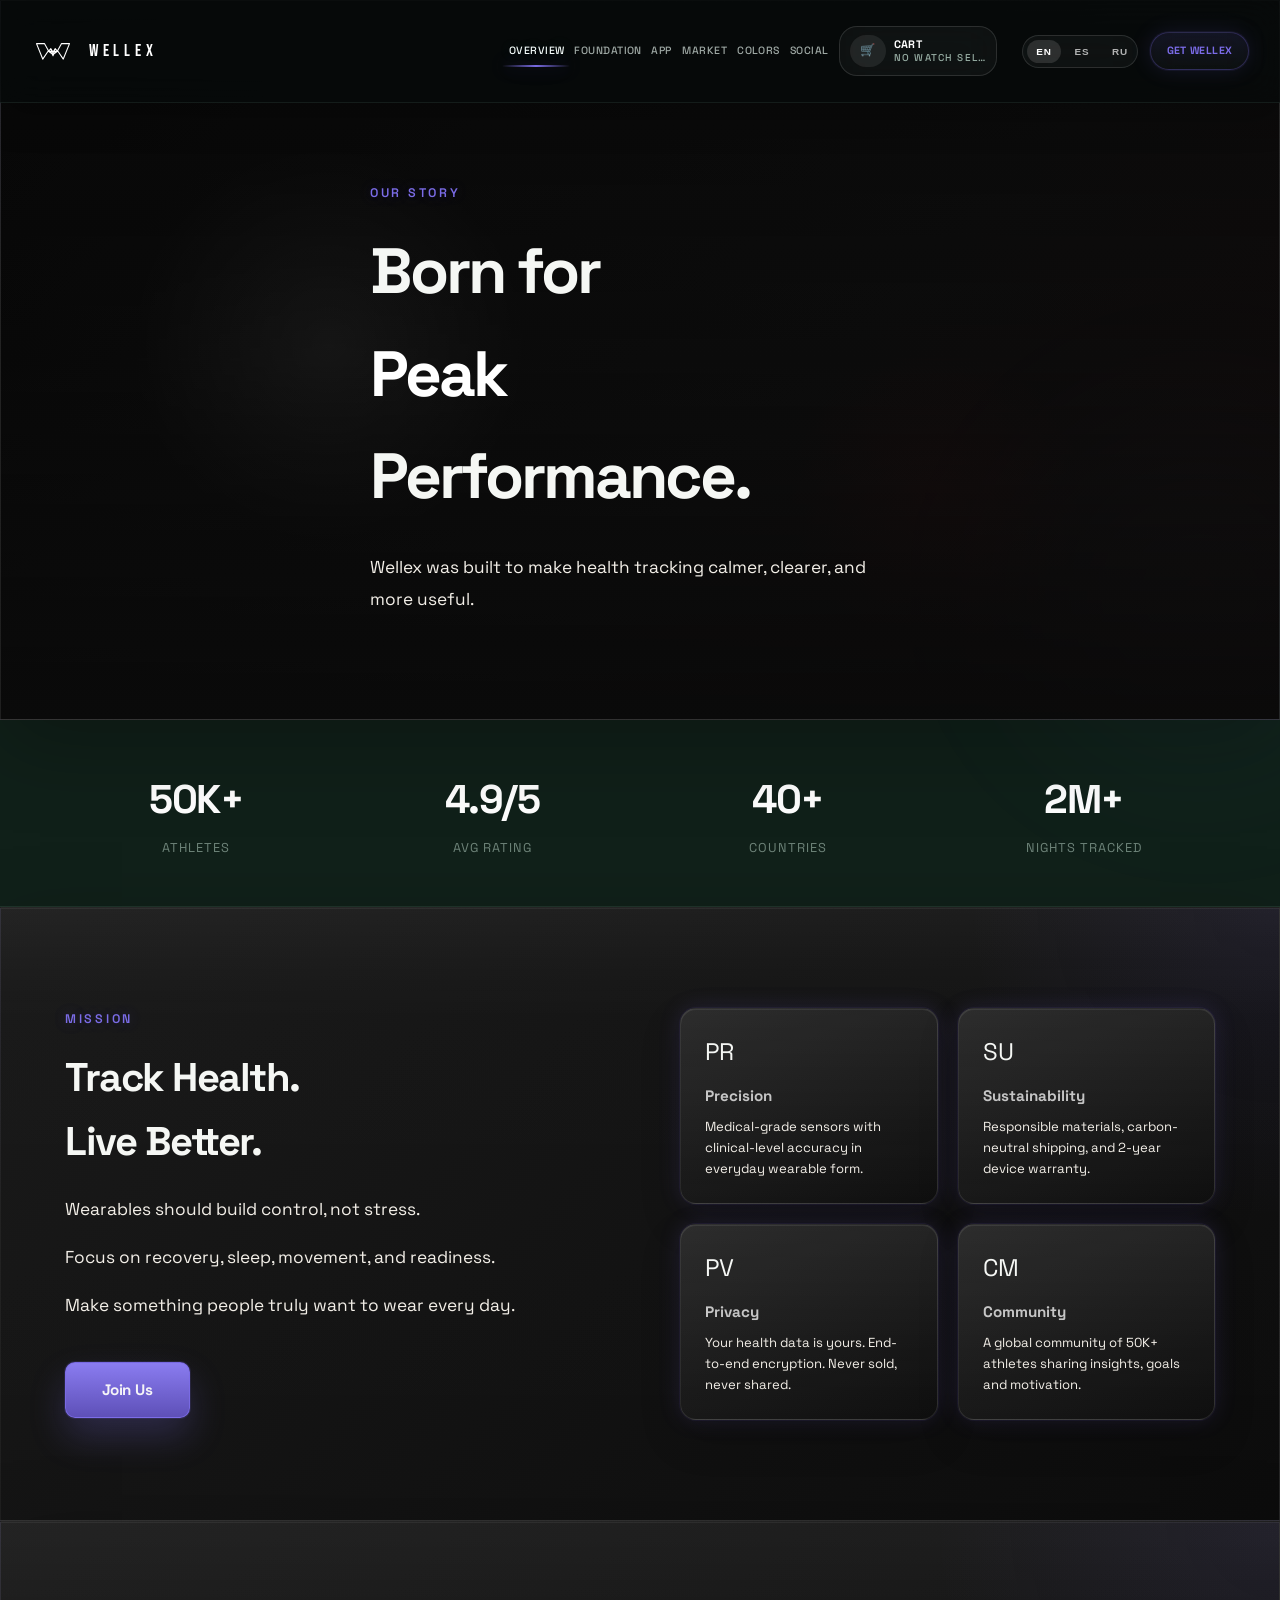
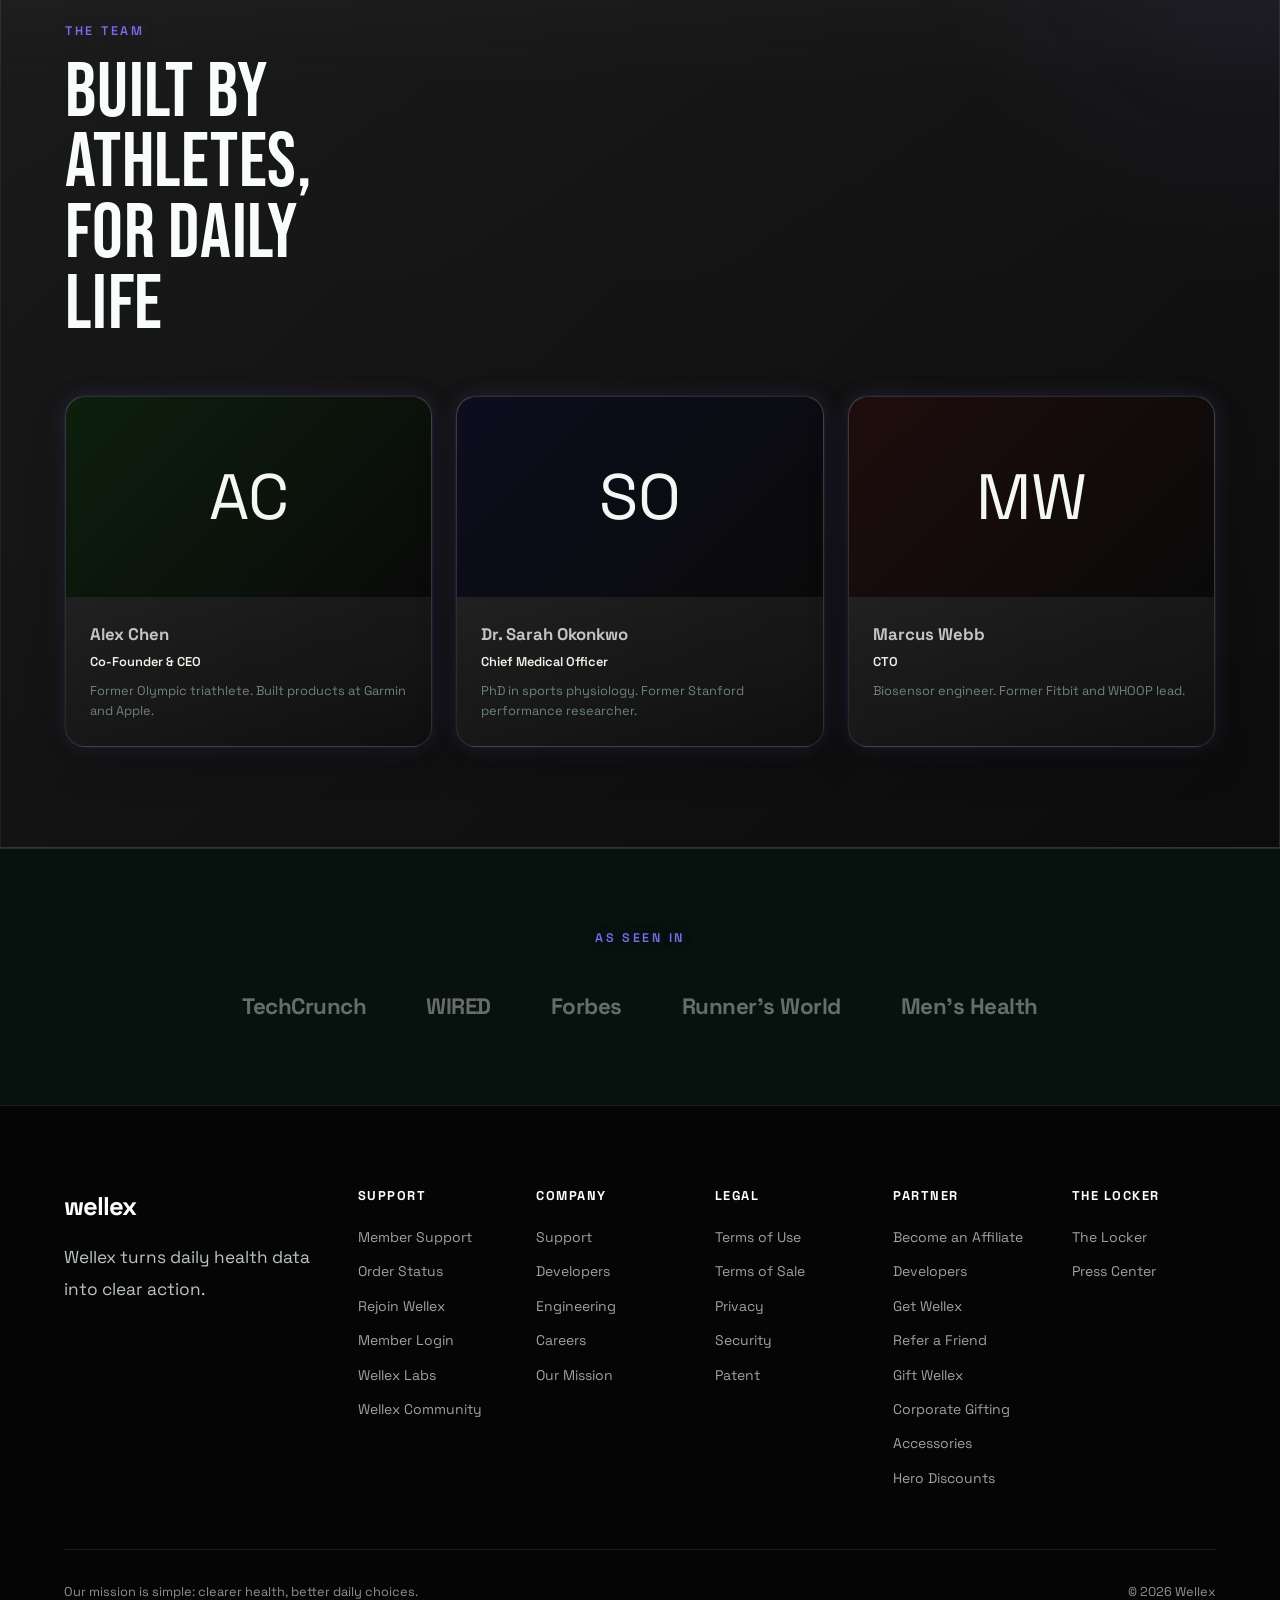
<file: about.html>
<!DOCTYPE html>
<html lang="en">
<head>
  <meta charset="UTF-8"/>
  <meta name="viewport" content="width=device-width, initial-scale=1.0"/>
  <title>About - Wellex</title>
  <link rel="stylesheet" href="css/style.css"/>
</head>
<body class="dashboard-home whoop-home topic-page">
<div class="page-photo-backdrop" aria-hidden="true">
  <img src="assets/wellex_front_back.jpg" alt="">
</div>

<header data-shared-header data-active-page="overview"></header>

<div class="about-hero">
  <div class="about-hero-img-placeholder" style="background:linear-gradient(135deg,#050505 0%,#0A0A0A 30%,#0D0D0D 60%,#140A0A 100%)">
    <div style="position:absolute;top:20%;left:10%;width:400px;height:400px;background:radial-gradient(circle,rgba(255,255,255,0.08) 0%,transparent 70%);border-radius:50%"></div>
    <div style="position:absolute;bottom:10%;right:15%;width:300px;height:300px;background:radial-gradient(circle,rgba(122,21,21,0.1) 0%,transparent 70%);border-radius:50%"></div>
  </div>
  <div class="about-hero-bg"></div>
  <div class="about-hero-content">
    <div class="section-label">Our Story</div>
    <h1 class="about-hero-title">Born for<br/><span style="color:#ffffff">Peak</span><br/>Performance.</h1>
    <p class="about-hero-sub">
      Wellex was built to make health tracking calmer, clearer, and more useful.
    </p>
  </div>
</div>

<div style="background:var(--dark-card);border-bottom:1px solid var(--dark-border);padding:48px 64px">
  <div style="max-width:1280px;margin:0 auto;display:grid;grid-template-columns:repeat(4,1fr);gap:32px;text-align:center">
    <div>
      <div style="font-size:2.5rem;font-weight:900;color:#ffffff;letter-spacing:-1.5px">50K+</div>
      <div style="font-size:0.8rem;color:var(--gray);text-transform:uppercase;letter-spacing:1px;margin-top:6px">Athletes</div>
    </div>
    <div>
      <div style="font-size:2.5rem;font-weight:900;color:#ffffff;letter-spacing:-1.5px">4.9/5</div>
      <div style="font-size:0.8rem;color:var(--gray);text-transform:uppercase;letter-spacing:1px;margin-top:6px">Avg Rating</div>
    </div>
    <div>
      <div style="font-size:2.5rem;font-weight:900;color:#ffffff;letter-spacing:-1.5px">40+</div>
      <div style="font-size:0.8rem;color:var(--gray);text-transform:uppercase;letter-spacing:1px;margin-top:6px">Countries</div>
    </div>
    <div>
      <div style="font-size:2.5rem;font-weight:900;color:#ffffff;letter-spacing:-1.5px">2M+</div>
      <div style="font-size:0.8rem;color:var(--gray);text-transform:uppercase;letter-spacing:1px;margin-top:6px">Nights Tracked</div>
    </div>
  </div>
</div>

<div class="about-mission">
  <div>
    <div class="section-label">Mission</div>
    <h2 class="about-mission-title">Track Health.<br/>Live Better.</h2>
    <p class="about-mission-text">Wearables should build control, not stress.</p>
    <p class="about-mission-text">Focus on recovery, sleep, movement, and readiness.</p>
    <p class="about-mission-text">Make something people truly want to wear every day.</p>
    <a href="shop.html" class="btn-primary" style="margin-top:24px;display:inline-block">Join Us</a>
  </div>

  <div class="about-values-grid">
    <div class="about-value-card">
      <div class="about-value-icon">PR</div>
      <div class="about-value-title">Precision</div>
      <div class="about-value-text">Medical-grade sensors with clinical-level accuracy in everyday wearable form.</div>
    </div>
    <div class="about-value-card">
      <div class="about-value-icon">SU</div>
      <div class="about-value-title">Sustainability</div>
      <div class="about-value-text">Responsible materials, carbon-neutral shipping, and 2-year device warranty.</div>
    </div>
    <div class="about-value-card">
      <div class="about-value-icon">PV</div>
      <div class="about-value-title">Privacy</div>
      <div class="about-value-text">Your health data is yours. End-to-end encryption. Never sold, never shared.</div>
    </div>
    <div class="about-value-card">
      <div class="about-value-icon">CM</div>
      <div class="about-value-title">Community</div>
      <div class="about-value-text">A global community of 50K+ athletes sharing insights, goals and motivation.</div>
    </div>
  </div>
</div>

<div class="about-team-section">
  <div class="about-team-inner">
    <div class="section-label">The Team</div>
    <h2 class="section-title">Built by Athletes,<br/>for Daily Life</h2>
    <div class="team-grid">
      <div class="team-card">
        <div class="team-card-avatar" style="background:linear-gradient(135deg,#0D1F0D,#0A0A0A)">AC</div>
        <div class="team-card-info">
          <div class="team-card-name">Alex Chen</div>
          <div class="team-card-role">Co-Founder & CEO</div>
          <p style="font-size:0.8rem;color:var(--gray);margin-top:8px;line-height:1.6">Former Olympic triathlete. Built products at Garmin and Apple.</p>
        </div>
      </div>
      <div class="team-card">
        <div class="team-card-avatar" style="background:linear-gradient(135deg,#0D0D1F,#0A0A0A)">SO</div>
        <div class="team-card-info">
          <div class="team-card-name">Dr. Sarah Okonkwo</div>
          <div class="team-card-role">Chief Medical Officer</div>
          <p style="font-size:0.8rem;color:var(--gray);margin-top:8px;line-height:1.6">PhD in sports physiology. Former Stanford performance researcher.</p>
        </div>
      </div>
      <div class="team-card">
        <div class="team-card-avatar" style="background:linear-gradient(135deg,#1F0D0D,#0A0A0A)">MW</div>
        <div class="team-card-info">
          <div class="team-card-name">Marcus Webb</div>
          <div class="team-card-role">CTO</div>
          <p style="font-size:0.8rem;color:var(--gray);margin-top:8px;line-height:1.6">Biosensor engineer. Former Fitbit and WHOOP lead.</p>
        </div>
      </div>
    </div>
  </div>
</div>

<div style="background:var(--dark);border-top:1px solid var(--dark-border);padding:80px 64px">
  <div style="max-width:1280px;margin:0 auto;text-align:center">
    <div class="section-label">As Seen In</div>
    <div style="display:flex;justify-content:center;align-items:center;gap:60px;flex-wrap:wrap;margin-top:40px;opacity:0.4">
      <div style="font-size:1.4rem;font-weight:800;letter-spacing:-0.5px">TechCrunch</div>
      <div style="font-size:1.4rem;font-weight:800;letter-spacing:-0.5px">WIRED</div>
      <div style="font-size:1.4rem;font-weight:800;letter-spacing:-0.5px">Forbes</div>
      <div style="font-size:1.4rem;font-weight:800;letter-spacing:-0.5px">Runner's World</div>
      <div style="font-size:1.4rem;font-weight:800;letter-spacing:-0.5px">Men's Health</div>
    </div>
  </div>
</div>

<footer data-shared-footer></footer>

<script src="js/main.js"></script>
</body>
</html>
</file>
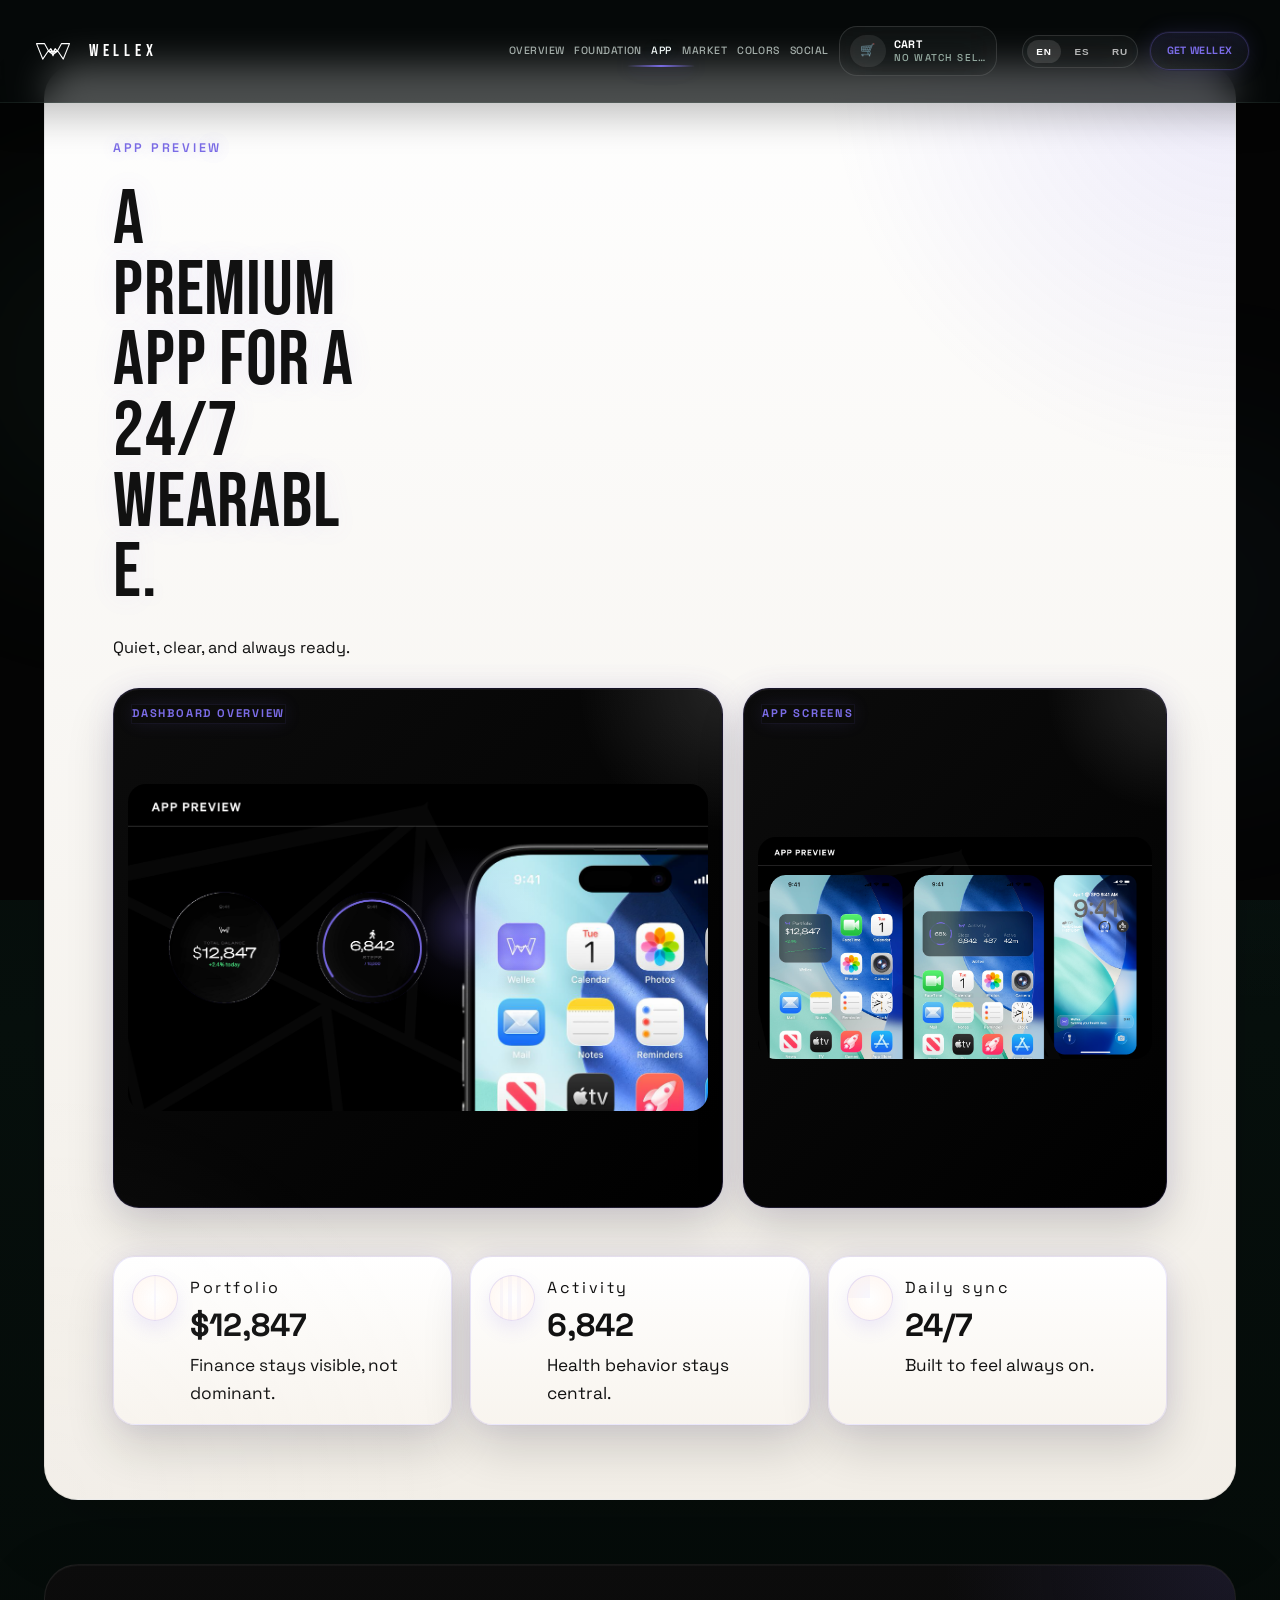
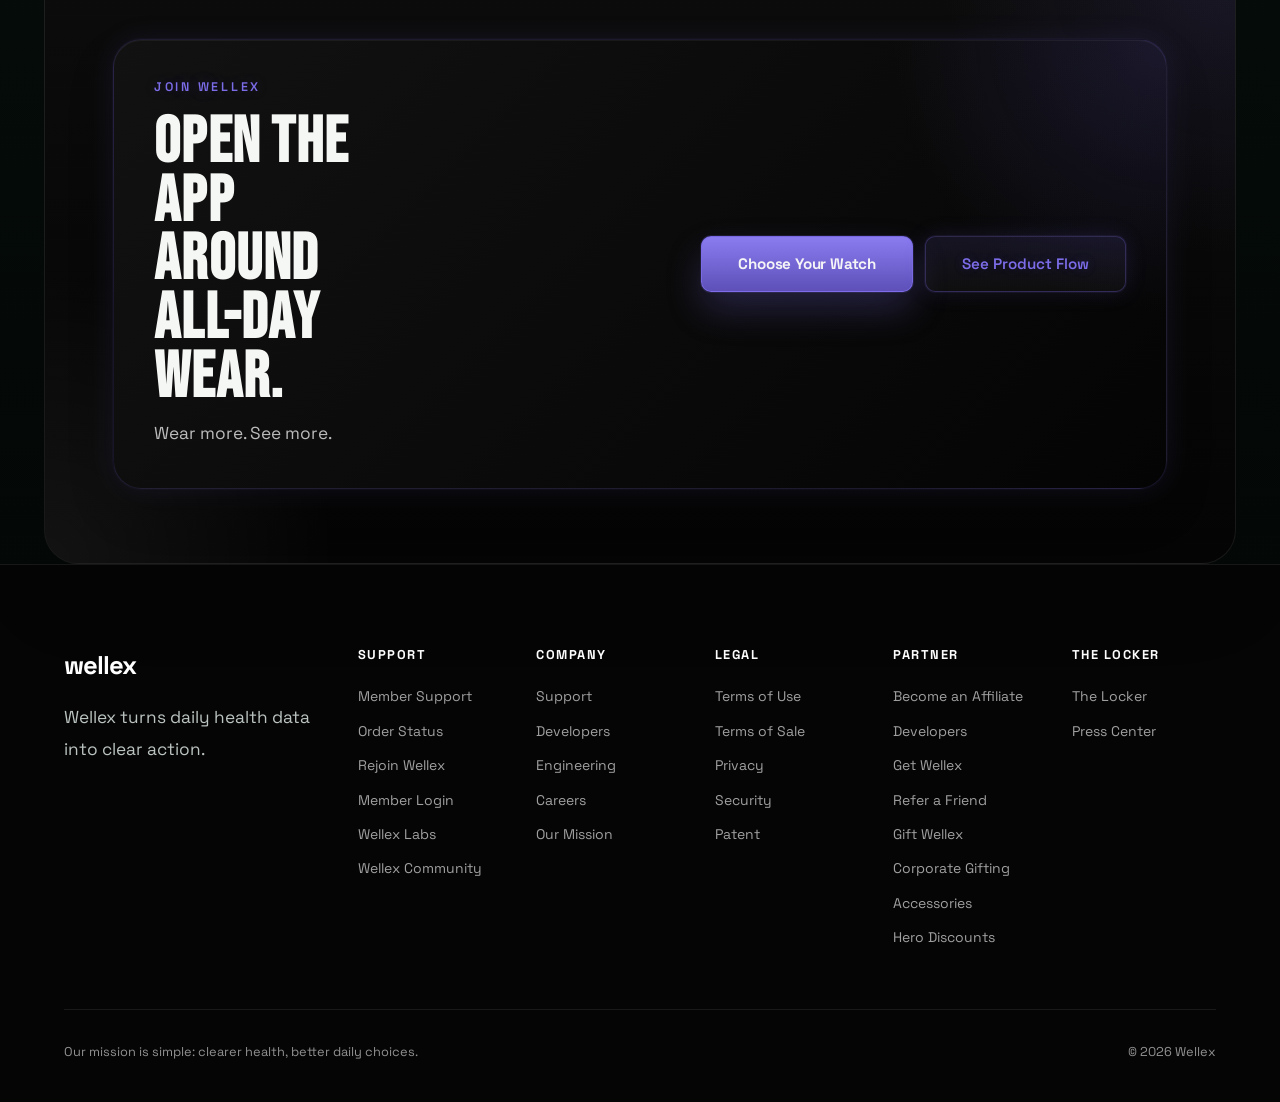
<file: app.html>
<!DOCTYPE html>
<html lang="en">
<head>
  <meta charset="UTF-8">
  <meta name="viewport" content="width=device-width, initial-scale=1.0">
  <title>Wellex | App</title>
  <link rel="stylesheet" href="css/style.css">
</head>
<body class="dashboard-home whoop-home topic-page">
<div class="page-photo-backdrop" aria-hidden="true">
  <img src="assets/wellex_front_back.jpg" alt="">
</div>

<header data-shared-header data-active-page="app"></header>

<section class="section whoop-app-section" id="app">
  <div class="whoop-app-copy">
    <div class="section-label">App Preview</div>
    <h2 class="section-title">A premium app for a 24/7 wearable.</h2>
    <p class="section-sub">Quiet, clear, and always ready.</p>
  </div>
  <div class="whoop-app-grid">
    <figure class="whoop-app-shot large">
      <img src="assets/wellex-app-preview-1.png" alt="Wellex app preview with dashboard widgets">
    </figure>
    <figure class="whoop-app-shot">
      <img src="assets/wellex-app-preview-2.png" alt="Wellex app preview screens">
    </figure>
  </div>
  <div class="whoop-metric-row">
    <article class="whoop-metric-card">
      <span>Portfolio</span>
      <strong>$12,847</strong>
      <p>Finance stays visible, not dominant.</p>
    </article>
    <article class="whoop-metric-card">
      <span>Activity</span>
      <strong>6,842</strong>
      <p>Health behavior stays central.</p>
    </article>
    <article class="whoop-metric-card">
      <span>Daily sync</span>
      <strong>24/7</strong>
      <p>Built to feel always on.</p>
    </article>
  </div>
</section>

<section class="section whoop-cta-section" id="join">
  <div class="whoop-cta-shell">
    <div>
      <div class="section-label">Join Wellex</div>
      <h2>Open the app around all-day wear.</h2>
      <p>Wear more. See more.</p>
    </div>
    <div class="whoop-cta-actions">
      <a href="product.html?color=classic-black" class="btn-primary" data-fit-launch="classic-black">Choose Your Watch</a>
      <a href="how-it-works.html" class="btn-outline">See Product Flow</a>
    </div>
  </div>
</section>

<footer data-shared-footer></footer>

<script src="js/main.js"></script>
</body>
</html>
</file>
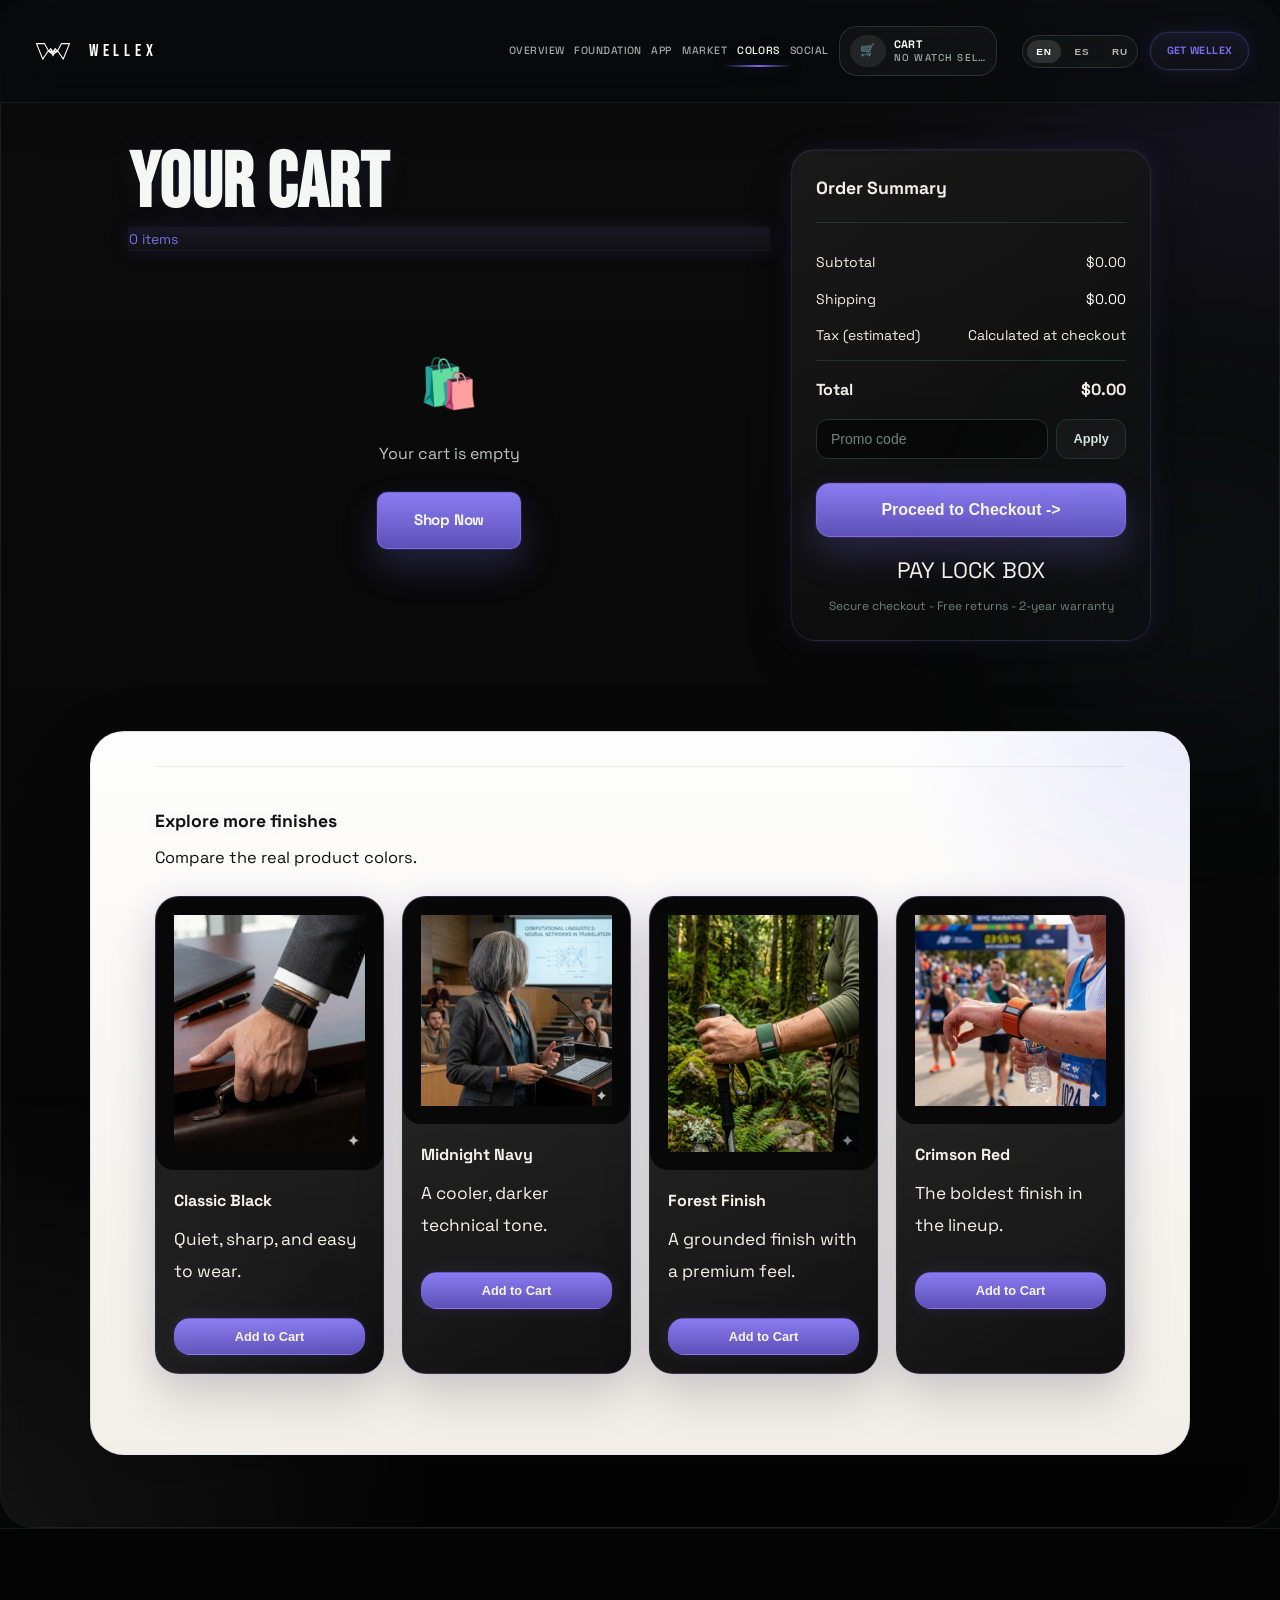
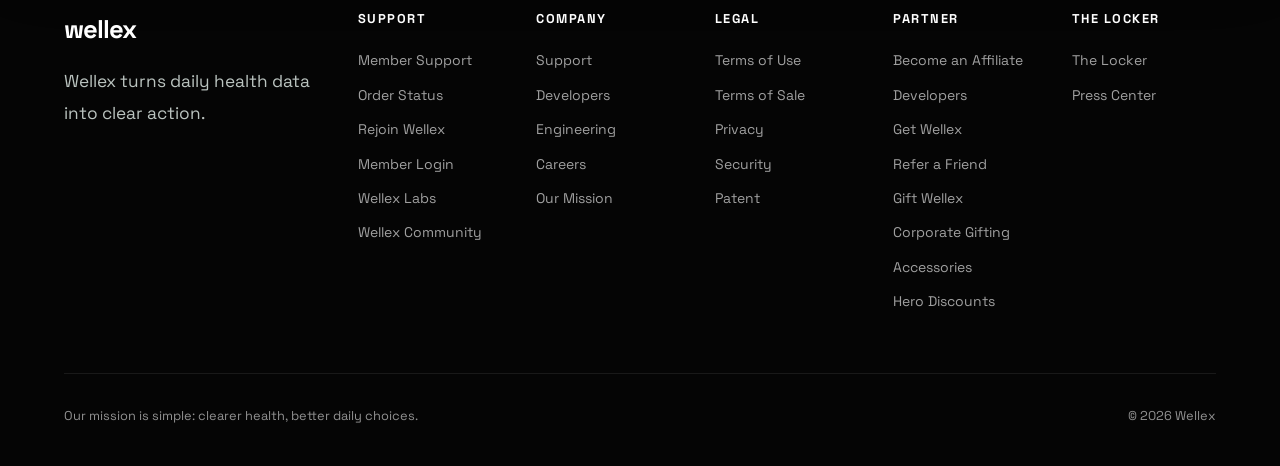
<file: cart.html>
<!DOCTYPE html>
<html lang="en">
<head>
  <meta charset="UTF-8"/>
  <meta name="viewport" content="width=device-width, initial-scale=1.0"/>
  <title>Cart - Wellex</title>
  <link rel="stylesheet" href="css/style.css"/>
</head>
<body class="dashboard-home whoop-home topic-page">
<div class="page-photo-backdrop" aria-hidden="true">
  <img src="assets/wellex_front_back.jpg" alt="">
</div>

<header data-shared-header data-active-page="colors"></header>

<div class="cart-page">
  <div class="cart-inner">

    <!-- CART ITEMS -->
    <div class="cart-items-section">
      <!-- Rendered by JS -->
    </div>

    <!-- ORDER SUMMARY -->
    <div class="cart-summary">
      <div class="cart-summary-title">Order Summary</div>

      <div class="summary-row">
        <span>Subtotal</span>
        <span class="summary-subtotal">$0.00</span>
      </div>
      <div class="summary-row">
        <span>Shipping</span>
            <span class="summary-shipping" style="color:#ffffff">FREE</span>
      </div>
      <div class="summary-row">
        <span>Tax (estimated)</span>
        <span>Calculated at checkout</span>
      </div>
      <div class="summary-row total">
        <span>Total</span>
        <span class="summary-total-val">$0.00</span>
      </div>

      <div class="promo-input">
        <input type="text" placeholder="Promo code"/>
        <button onclick="showToast('Invalid promo code')">Apply</button>
      </div>

      <a href="checkout.html">
        <button class="cart-summary-btn">Proceed to Checkout -></button>
      </a>

      <div style="text-align:center;margin-top:16px">
        <div style="display:flex;justify-content:center;gap:16px;font-size:1.4rem;margin-bottom:8px">
          PAY LOCK BOX
        </div>
        <div style="font-size:0.75rem;color:var(--gray)">Secure checkout - Free returns - 2-year warranty</div>
      </div>
    </div>
  </div>

  <div class="cart-recommendations-wrap">
    <div class="cart-recommendations">
      <div class="cart-recommendations-head">
        <h3>Explore more finishes</h3>
        <p>Compare the real product colors.</p>
      </div>
      <div class="cart-recommendations-grid">
        <article class="cart-recommendation-card">
          <a href="product.html?color=classic-black" class="cart-recommendation-media">
            <img src="assets/businessman_black.png" alt="Classic Black Wellex watch in a business setting"/>
          </a>
          <div class="cart-recommendation-body">
            <div class="cart-recommendation-name">Classic Black</div>
            <p>Quiet, sharp, and easy to wear.</p>
            <button class="cart-recommendation-btn" onclick="addToCart('classic-black','subscription')">Add to Cart</button>
          </div>
        </article>

        <article class="cart-recommendation-card">
          <a href="product.html?color=midnight-navy" class="cart-recommendation-media">
            <img src="assets/lecturer_watch.png" alt="Midnight Navy Wellex watch in a lecture setting"/>
          </a>
          <div class="cart-recommendation-body">
            <div class="cart-recommendation-name">Midnight Navy</div>
            <p>A cooler, darker technical tone.</p>
            <button class="cart-recommendation-btn" onclick="addToCart('midnight-navy','subscription')">Add to Cart</button>
          </div>
        </article>

        <article class="cart-recommendation-card">
          <a href="product.html?color=forest-green" class="cart-recommendation-media">
            <img src="assets/hiking_watch.png" alt="Forest Green Wellex watch in a hiking setting"/>
          </a>
          <div class="cart-recommendation-body">
            <div class="cart-recommendation-name">Forest Finish</div>
            <p>A grounded finish with a premium feel.</p>
            <button class="cart-recommendation-btn" onclick="addToCart('forest-green','subscription')">Add to Cart</button>
          </div>
        </article>

        <article class="cart-recommendation-card">
          <a href="product.html?color=crimson-red" class="cart-recommendation-media">
            <img src="assets/marathon_watch.png" alt="Crimson Red Wellex watch in a marathon setting"/>
          </a>
          <div class="cart-recommendation-body">
            <div class="cart-recommendation-name">Crimson Red</div>
            <p>The boldest finish in the lineup.</p>
            <button class="cart-recommendation-btn" onclick="addToCart('crimson-red','subscription')">Add to Cart</button>
          </div>
        </article>
      </div>
    </div>
  </div>
</div>

<footer data-shared-footer></footer>

<script src="js/main.js"></script>
</body>
</html>
</file>
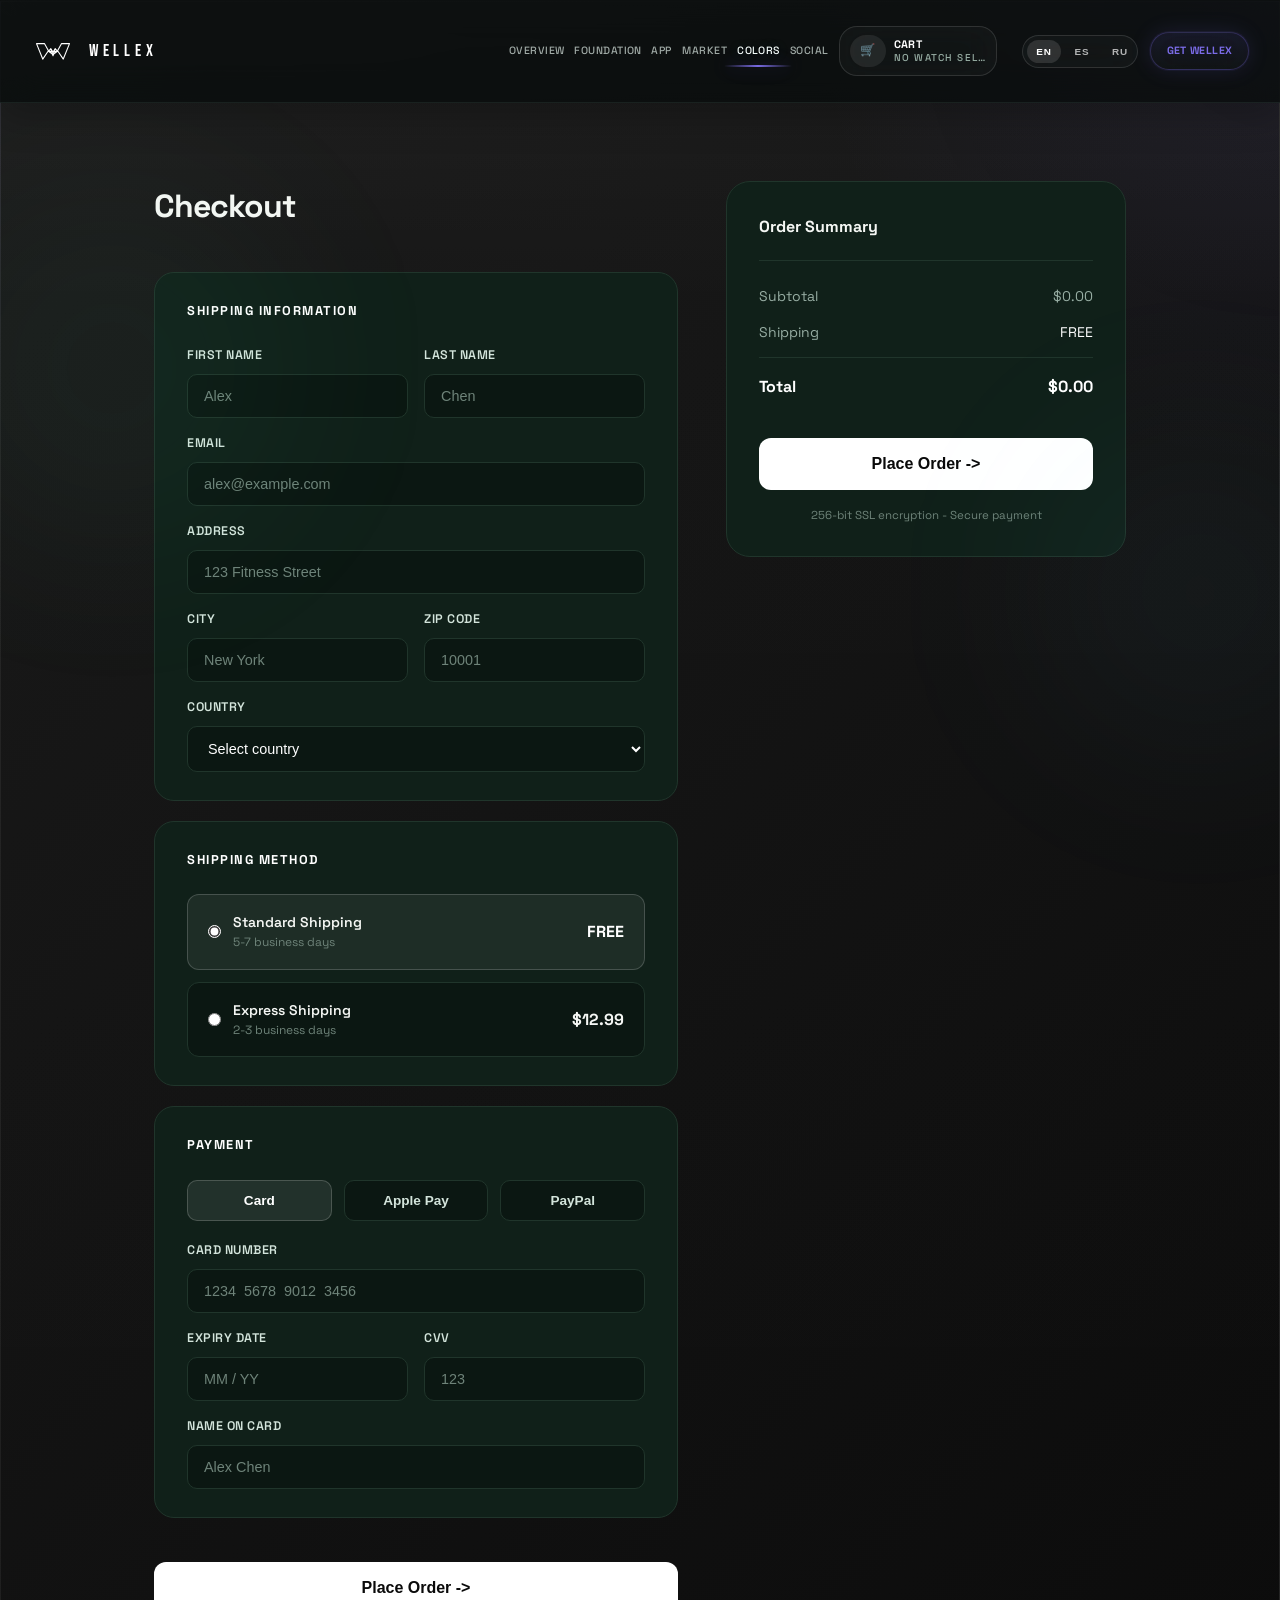
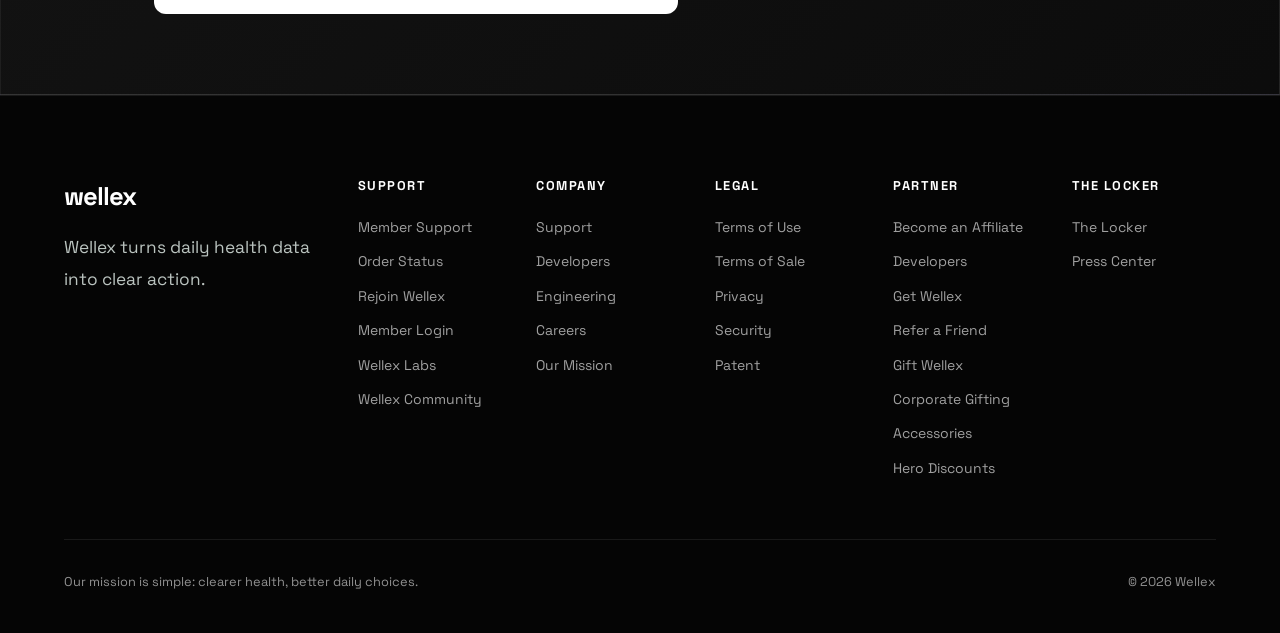
<file: checkout.html>
<!DOCTYPE html>
<html lang="en">
<head>
  <meta charset="UTF-8"/>
  <meta name="viewport" content="width=device-width, initial-scale=1.0"/>
  <title>Checkout - Wellex</title>
  <link rel="stylesheet" href="css/style.css"/>
</head>
<body class="dashboard-home whoop-home topic-page">
<div class="page-photo-backdrop" aria-hidden="true">
  <img src="assets/wellex_front_back.jpg" alt="">
</div>

<header data-shared-header data-active-page="colors"></header>

<div class="checkout-page">
  <div class="checkout-inner">
    <div class="checkout-form-section">
      <h1 class="checkout-page-title">Checkout</h1>

      <form id="checkout-form" onsubmit="return false">
        <div class="checkout-section">
          <div class="checkout-section-title">Shipping Information</div>
          <div class="form-grid">
            <div class="form-group">
              <label class="form-label">First Name</label>
              <input class="form-input" type="text" placeholder="Alex" required/>
            </div>
            <div class="form-group">
              <label class="form-label">Last Name</label>
              <input class="form-input" type="text" placeholder="Chen" required/>
            </div>
            <div class="form-group full">
              <label class="form-label">Email</label>
              <input class="form-input" type="email" placeholder="alex@example.com" required/>
            </div>
            <div class="form-group full">
              <label class="form-label">Address</label>
              <input class="form-input" type="text" placeholder="123 Fitness Street" required/>
            </div>
            <div class="form-group">
              <label class="form-label">City</label>
              <input class="form-input" type="text" placeholder="New York" required/>
            </div>
            <div class="form-group">
              <label class="form-label">ZIP Code</label>
              <input class="form-input" type="text" placeholder="10001" required/>
            </div>
            <div class="form-group full">
              <label class="form-label">Country</label>
              <select class="form-select form-input" required>
                <option value="">Select country</option>
                <option value="US">United States</option>
                <option value="GB">United Kingdom</option>
                <option value="CA">Canada</option>
                <option value="AU">Australia</option>
                <option value="DE">Germany</option>
                <option value="FR">France</option>
                <option value="JP">Japan</option>
                <option value="GE">Georgia</option>
                <option value="other">Other</option>
              </select>
            </div>
          </div>
        </div>

        <div class="checkout-section">
          <div class="checkout-section-title">Shipping Method</div>
          <div style="display:flex;flex-direction:column;gap:12px">
            <label style="display:flex;align-items:center;justify-content:space-between;background:rgba(255,255,255,0.06);border:1.5px solid rgba(255,255,255,0.18);border-radius:12px;padding:16px 20px;cursor:pointer">
              <div style="display:flex;align-items:center;gap:12px">
                <input type="radio" name="shipping" value="free" checked style="accent-color:#ffffff"/>
                <div>
                  <div style="font-size:0.875rem;font-weight:600">Standard Shipping</div>
                  <div style="font-size:0.75rem;color:var(--gray)">5-7 business days</div>
                </div>
              </div>
              <span style="color:#ffffff;font-weight:700">FREE</span>
            </label>
            <label style="display:flex;align-items:center;justify-content:space-between;background:var(--dark-2);border:1px solid var(--dark-border);border-radius:12px;padding:16px 20px;cursor:pointer">
              <div style="display:flex;align-items:center;gap:12px">
                <input type="radio" name="shipping" value="express" style="accent-color:#ffffff"/>
                <div>
                  <div style="font-size:0.875rem;font-weight:600">Express Shipping</div>
                  <div style="font-size:0.75rem;color:var(--gray)">2-3 business days</div>
                </div>
              </div>
              <span style="font-weight:700">$12.99</span>
            </label>
          </div>
        </div>

        <div class="checkout-section">
          <div class="checkout-section-title">Payment</div>
          <div style="display:flex;gap:12px;margin-bottom:20px">
            <button type="button" style="flex:1;background:rgba(255,255,255,0.08);border:1.5px solid rgba(255,255,255,0.18);color:var(--white);padding:12px;border-radius:10px;font-size:0.85rem;font-weight:600;cursor:pointer">Card</button>
            <button type="button" style="flex:1;background:var(--dark-2);border:1px solid var(--dark-border);color:var(--lighter-gray);padding:12px;border-radius:10px;font-size:0.85rem;font-weight:600;cursor:pointer">Apple Pay</button>
            <button type="button" style="flex:1;background:var(--dark-2);border:1px solid var(--dark-border);color:var(--lighter-gray);padding:12px;border-radius:10px;font-size:0.85rem;font-weight:600;cursor:pointer">PayPal</button>
          </div>
          <div class="form-grid">
            <div class="form-group full">
              <label class="form-label">Card Number</label>
              <input class="form-input" type="text" placeholder="1234  5678  9012  3456" maxlength="19" required/>
            </div>
            <div class="form-group">
              <label class="form-label">Expiry Date</label>
              <input class="form-input" type="text" placeholder="MM / YY" maxlength="7" required/>
            </div>
            <div class="form-group">
              <label class="form-label">CVV</label>
              <input class="form-input" type="text" placeholder="123" maxlength="4" required/>
            </div>
            <div class="form-group full">
              <label class="form-label">Name on Card</label>
              <input class="form-input" type="text" placeholder="Alex Chen" required/>
            </div>
          </div>
        </div>

        <button type="submit" class="checkout-place-btn" onclick="placeOrder()">
          Place Order ->
        </button>
      </form>
    </div>

    <div class="checkout-summary">
      <div class="checkout-summary-title">Order Summary</div>

      <div class="checkout-items-list">
        <div style="text-align:center;padding:20px;color:var(--gray);font-size:0.875rem">
          No items in cart.
          <br/><a href="shop.html" style="color:#ffffff;font-weight:600">Shop now -></a>
        </div>
      </div>

      <div class="summary-row" style="margin-top:8px">
        <span>Subtotal</span>
        <span class="checkout-subtotal">$0.00</span>
      </div>
      <div class="summary-row">
        <span>Shipping</span>
        <span style="color:#ffffff">FREE</span>
      </div>
      <div class="summary-row total">
        <span>Total</span>
        <span class="checkout-total" style="color:#ffffff">$0.00</span>
      </div>

      <button type="button" class="checkout-place-btn" onclick="placeOrder()">
        Place Order ->
      </button>

      <div style="text-align:center;margin-top:16px">
        <div style="font-size:0.72rem;color:var(--gray);display:flex;align-items:center;justify-content:center;gap:6px">
          <span>256-bit SSL encryption - Secure payment</span>
        </div>
      </div>
    </div>
  </div>
</div>

<footer data-shared-footer></footer>

<script src="js/main.js"></script>
<script>
function placeOrder() {
  const form = document.getElementById('checkout-form');
  if (form && !form.checkValidity()) {
    form.reportValidity();
    return;
  }
  cart = [];
  saveCart();
  document.querySelector('.checkout-inner').innerHTML = `
    <div style="grid-column:1/-1;text-align:center;padding:80px 20px">
      <div style="font-size:5rem;margin-bottom:24px">OK</div>
      <div style="display:inline-block;background:rgba(255,255,255,0.08);border:1px solid rgba(255,255,255,0.18);color:var(--white);padding:8px 20px;border-radius:20px;font-size:0.8rem;font-weight:700;letter-spacing:1px;margin-bottom:24px;text-transform:uppercase">Order Confirmed</div>
      <h2 style="font-size:2.5rem;font-weight:900;letter-spacing:-1.5px;margin-bottom:16px">Order Placed!</h2>
      <p style="color:var(--light-gray);margin-bottom:8px;font-size:1rem;max-width:440px;margin-left:auto;margin-right:auto;line-height:1.7">
        Thank you for your Wellex order. You'll receive a confirmation email shortly with your tracking info.
      </p>
      <p style="color:var(--gray);font-size:0.85rem;margin-bottom:40px">Estimated delivery: 5-7 business days</p>
      <div style="display:flex;gap:16px;justify-content:center;flex-wrap:wrap">
        <a href="index.html" class="btn-primary">Back to Home</a>
        <a href="shop.html" class="btn-outline">Keep Shopping</a>
      </div>
    </div>
  `;
  updateCartBadge();
}
</script>
</body>
</html>
</file>
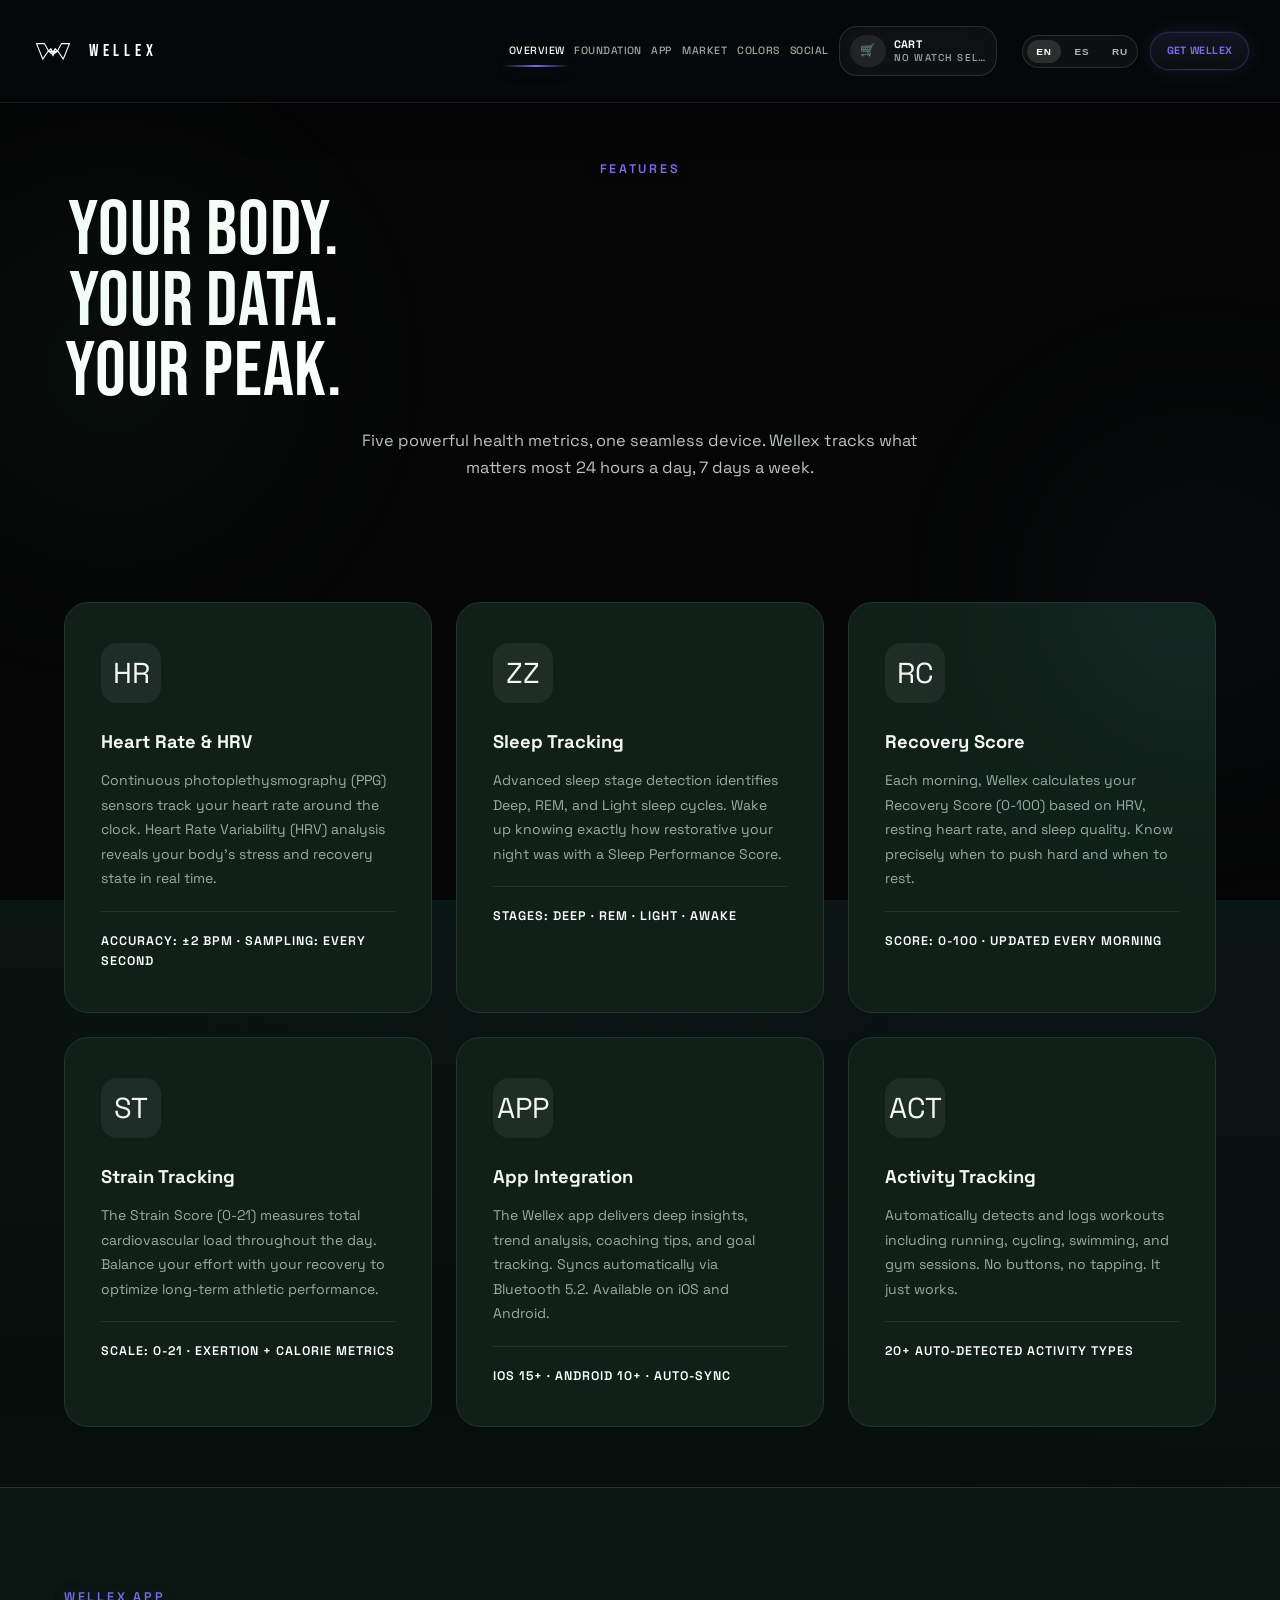
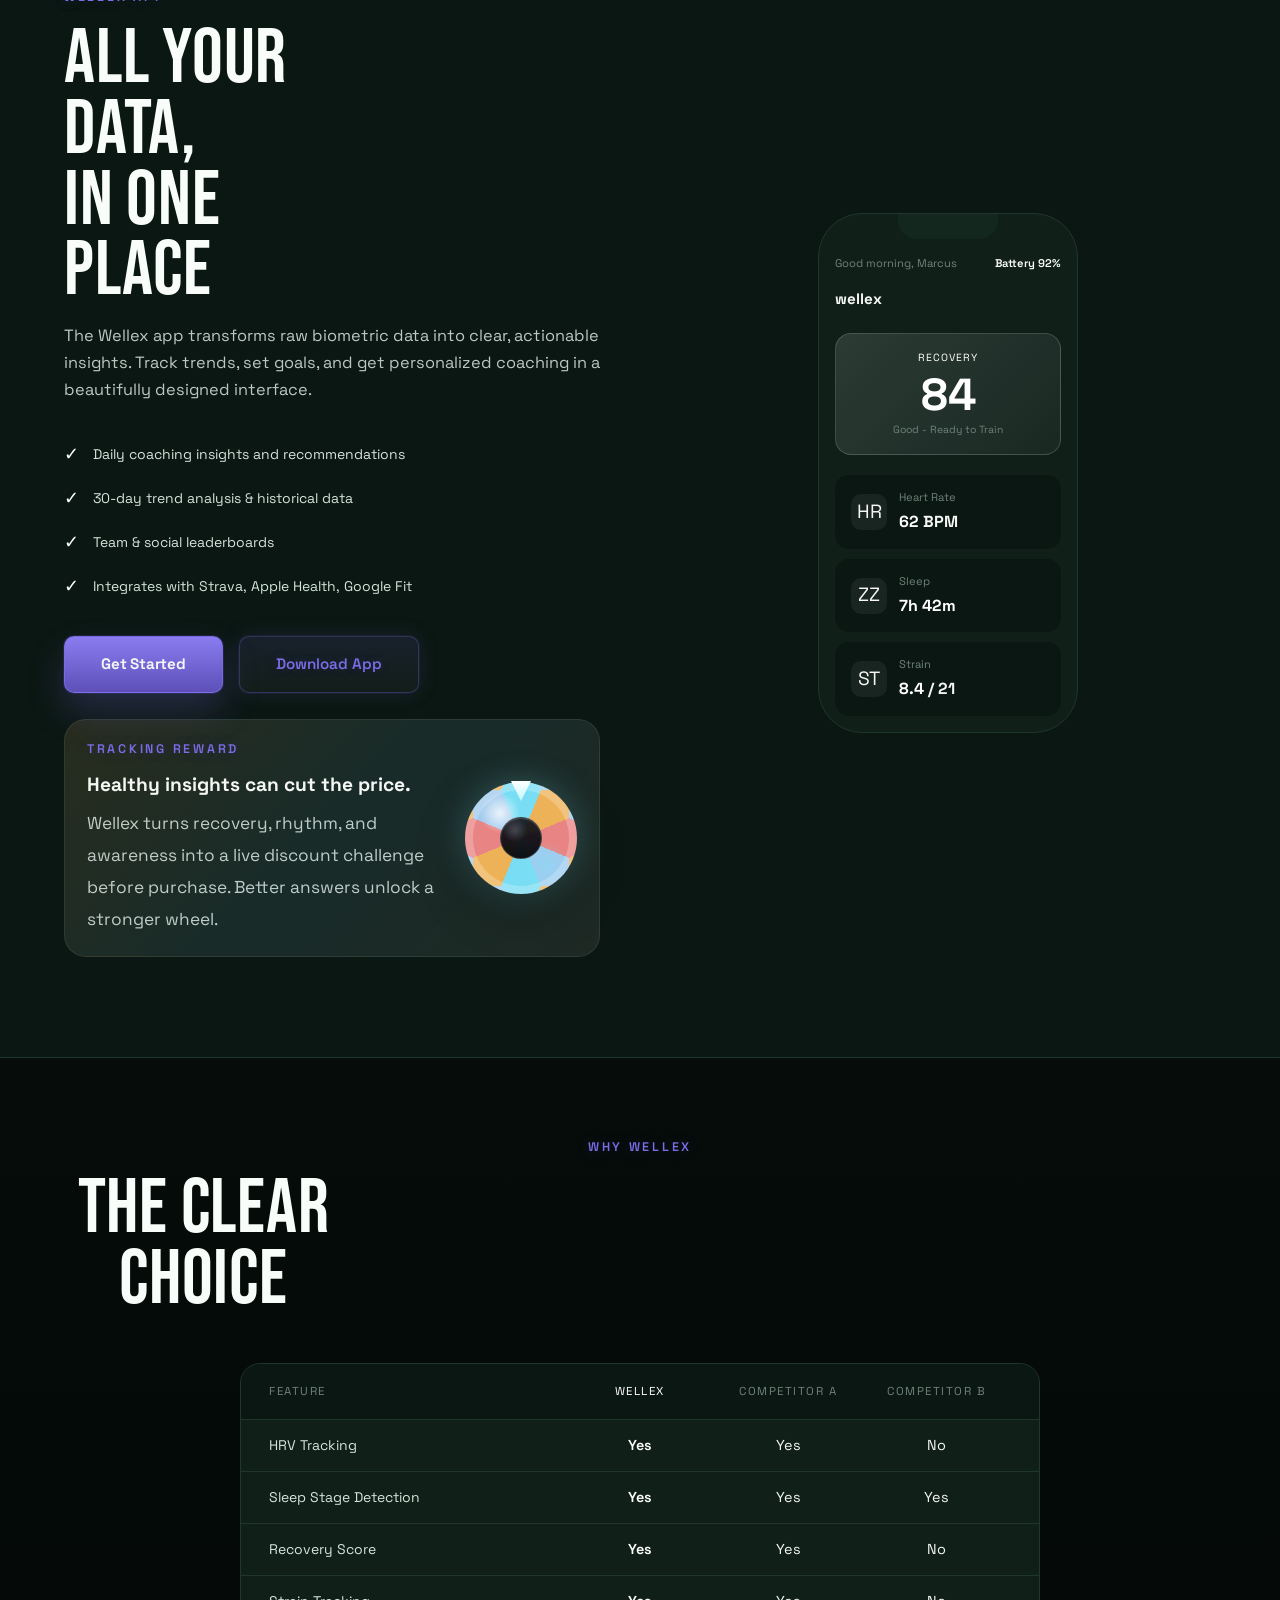
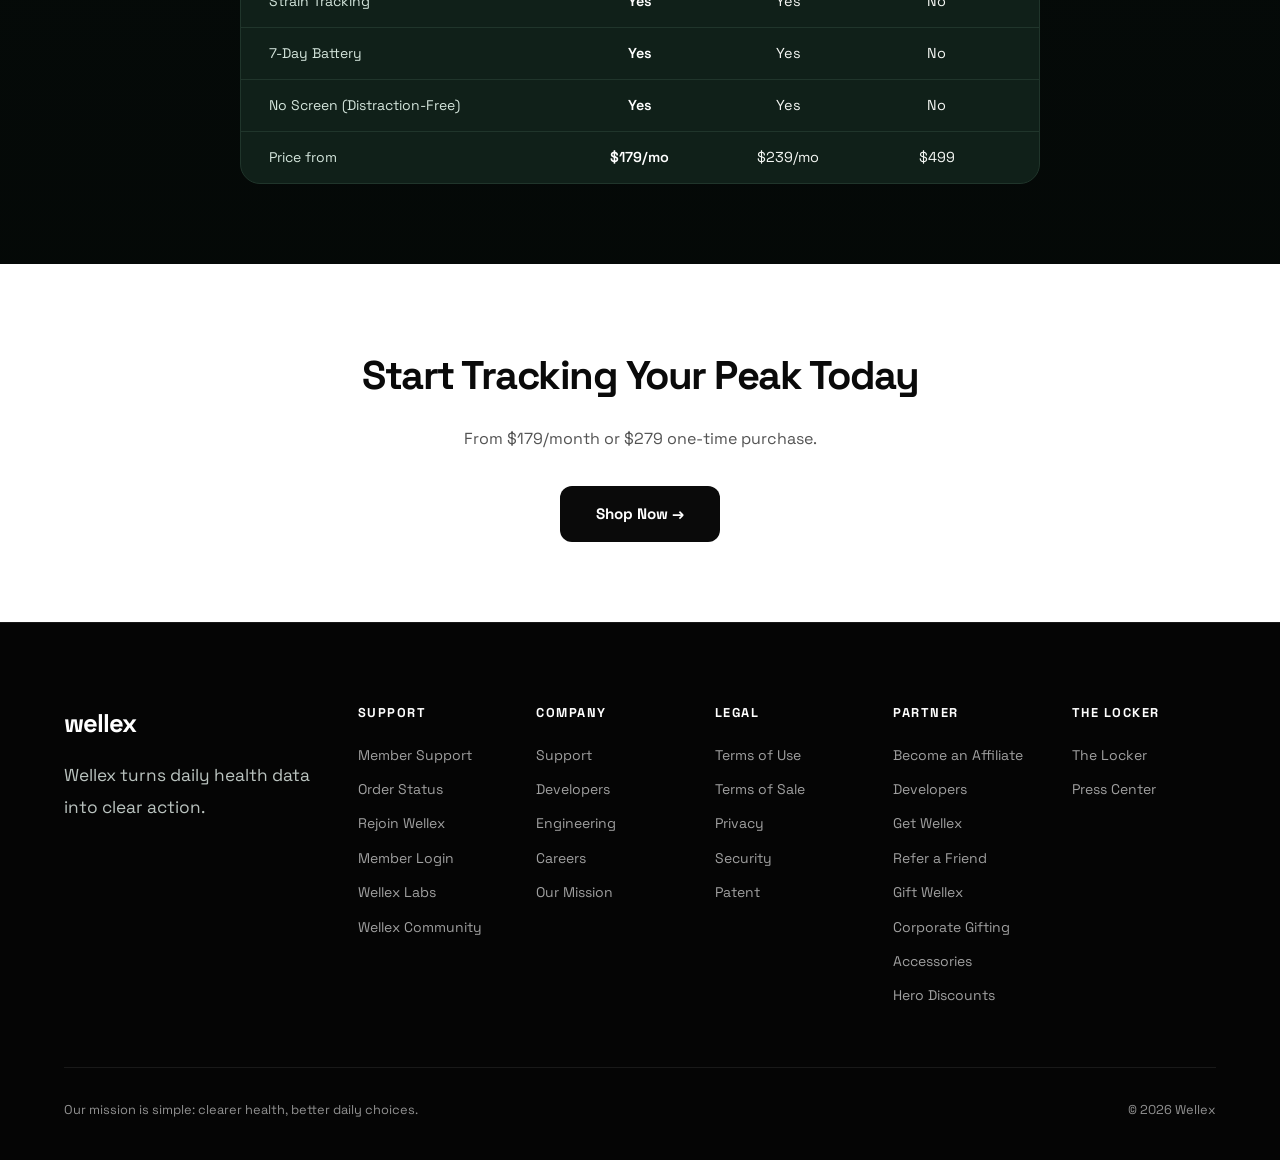
<file: features.html>
<!DOCTYPE html>
<html lang="en">
<head>
  <meta charset="UTF-8"/>
  <meta name="viewport" content="width=device-width, initial-scale=1.0"/>
  <title>Features - Wellex</title>
  <link rel="stylesheet" href="css/style.css"/>
</head>
<body class="dashboard-home whoop-home topic-page">
<div class="page-photo-backdrop" aria-hidden="true">
  <img src="assets/wellex_front_back.jpg" alt="">
</div>

<header data-shared-header data-active-page="overview"></header>

<!-- HERO -->
<div class="features-hero">
  <div class="section-label">Features</div>
  <h1 class="section-title" style="font-size:clamp(2.5rem,4vw,4rem);letter-spacing:-2.5px;margin-bottom:20px">
    Your Body.<br/>Your Data.<br/><span style="color:#ffffff">Your Peak.</span>
  </h1>
  <p class="section-sub" style="margin:0 auto 40px;text-align:center;max-width:560px">
    Five powerful health metrics, one seamless device. Wellex tracks what matters most 24 hours a day, 7 days a week.
  </p>
</div>

<!-- FEATURES GRID -->
<div class="features-grid">

  <div class="feature-card">
    <div class="feature-icon">HR</div>
    <div class="feature-title">Heart Rate & HRV</div>
    <div class="feature-desc">
      Continuous photoplethysmography (PPG) sensors track your heart rate around the clock.
      Heart Rate Variability (HRV) analysis reveals your body's stress and recovery state in real time.
    </div>
    <div class="feature-metric">Accuracy: &plusmn;2 BPM &middot; Sampling: every second</div>
  </div>

  <div class="feature-card">
    <div class="feature-icon">ZZ</div>
    <div class="feature-title">Sleep Tracking</div>
    <div class="feature-desc">
      Advanced sleep stage detection identifies Deep, REM, and Light sleep cycles.
      Wake up knowing exactly how restorative your night was with a Sleep Performance Score.
    </div>
    <div class="feature-metric">Stages: Deep &middot; REM &middot; Light &middot; Awake</div>
  </div>

  <div class="feature-card">
    <div class="feature-icon">RC</div>
    <div class="feature-title">Recovery Score</div>
    <div class="feature-desc">
      Each morning, Wellex calculates your Recovery Score (0-100) based on HRV, resting heart rate,
      and sleep quality. Know precisely when to push hard and when to rest.
    </div>
    <div class="feature-metric">Score: 0-100 &middot; Updated every morning</div>
  </div>

  <div class="feature-card">
    <div class="feature-icon">ST</div>
    <div class="feature-title">Strain Tracking</div>
    <div class="feature-desc">
      The Strain Score (0-21) measures total cardiovascular load throughout the day.
      Balance your effort with your recovery to optimize long-term athletic performance.
    </div>
    <div class="feature-metric">Scale: 0-21 &middot; Exertion + Calorie metrics</div>
  </div>

  <div class="feature-card">
    <div class="feature-icon">APP</div>
    <div class="feature-title">App Integration</div>
    <div class="feature-desc">
      The Wellex app delivers deep insights, trend analysis, coaching tips, and goal tracking.
      Syncs automatically via Bluetooth 5.2. Available on iOS and Android.
    </div>
    <div class="feature-metric">iOS 15+ &middot; Android 10+ &middot; Auto-sync</div>
  </div>

  <div class="feature-card">
    <div class="feature-icon">ACT</div>
    <div class="feature-title">Activity Tracking</div>
    <div class="feature-desc">
      Automatically detects and logs workouts including running, cycling, swimming, and gym sessions.
      No buttons, no tapping. It just works.
    </div>
    <div class="feature-metric">20+ auto-detected activity types</div>
  </div>

</div>

<!-- APP SECTION -->
<div class="features-app-section">
  <div class="features-app-inner" style="max-width:1280px;margin:0 auto">
    <div>
      <div class="section-label">Wellex App</div>
      <h2 class="section-title">All Your Data,<br/>In One Place</h2>
      <p class="section-sub" style="margin-bottom:36px">
        The Wellex app transforms raw biometric data into clear, actionable insights.
        Track trends, set goals, and get personalized coaching in a beautifully designed interface.
      </p>
      <div style="display:flex;flex-direction:column;gap:16px;margin-bottom:36px">
        <div style="display:flex;align-items:center;gap:14px;font-size:0.875rem;color:var(--lighter-gray)">
          <span style="color:#ffffff;font-size:1.1rem">&check;</span> Daily coaching insights and recommendations
        </div>
        <div style="display:flex;align-items:center;gap:14px;font-size:0.875rem;color:var(--lighter-gray)">
          <span style="color:#ffffff;font-size:1.1rem">&check;</span> 30-day trend analysis & historical data
        </div>
        <div style="display:flex;align-items:center;gap:14px;font-size:0.875rem;color:var(--lighter-gray)">
          <span style="color:#ffffff;font-size:1.1rem">&check;</span> Team & social leaderboards
        </div>
        <div style="display:flex;align-items:center;gap:14px;font-size:0.875rem;color:var(--lighter-gray)">
          <span style="color:#ffffff;font-size:1.1rem">&check;</span> Integrates with Strava, Apple Health, Google Fit
        </div>
      </div>
      <div style="display:flex;gap:16px">
        <a href="shop.html" class="btn-primary">Get Started</a>
        <a href="#" class="btn-outline">Download App</a>
      </div>
      <div class="health-wheel-preview">
        <div class="health-wheel-preview-copy">
          <div class="section-label" style="margin-bottom:10px">Tracking Reward</div>
          <h3>Healthy insights can cut the price.</h3>
          <p>Wellex turns recovery, rhythm, and awareness into a live discount challenge before purchase. Better answers unlock a stronger wheel.</p>
        </div>
        <div class="health-deal-miniwheel" aria-hidden="true"></div>
      </div>
    </div>

    <!-- Phone Mockup -->
    <div style="display:flex;justify-content:center">
      <div class="phone-mockup">
        <div class="phone-notch"></div>
        <div class="phone-screen">
          <!-- App Header -->
          <div style="display:flex;justify-content:space-between;align-items:center;margin-bottom:4px">
            <div style="font-size:0.7rem;color:var(--gray)">Good morning, Marcus</div>
            <div style="font-size:0.7rem;color:#ffffff;font-weight:600">Battery 92%</div>
          </div>
          <div style="font-size:0.95rem;font-weight:800;margin-bottom:12px">wellex</div>

          <!-- Recovery Score Big -->
          <div style="background:linear-gradient(135deg,rgba(255,255,255,0.12),rgba(255,255,255,0.04));border:1px solid rgba(255,255,255,0.16);border-radius:16px;padding:16px;text-align:center;margin-bottom:10px">
            <div style="font-size:0.65rem;text-transform:uppercase;letter-spacing:1px;color:#ffffff;margin-bottom:6px">Recovery</div>
            <div style="font-size:2.8rem;font-weight:900;color:#ffffff;line-height:1">84</div>
            <div style="font-size:0.65rem;color:var(--gray);margin-top:4px">Good - Ready to Train</div>
          </div>

          <!-- Metrics -->
          <div class="phone-metric-card">
            <div class="phone-metric-icon">HR</div>
            <div>
              <div class="phone-metric-label">Heart Rate</div>
              <div class="phone-metric-value"><span class="green">62</span> BPM</div>
            </div>
          </div>
          <div class="phone-metric-card">
            <div class="phone-metric-icon">ZZ</div>
            <div>
              <div class="phone-metric-label">Sleep</div>
              <div class="phone-metric-value"><span class="green">7h 42m</span></div>
            </div>
          </div>
          <div class="phone-metric-card">
            <div class="phone-metric-icon">ST</div>
            <div>
              <div class="phone-metric-label">Strain</div>
              <div class="phone-metric-value"><span class="green">8.4</span> / 21</div>
            </div>
          </div>
        </div>
      </div>
    </div>
  </div>
</div>

<!-- COMPARISON TO COMPETITORS -->
<div style="padding:80px 64px;max-width:1280px;margin:0 auto">
  <div class="section-label" style="text-align:center">Why Wellex</div>
  <h2 class="section-title" style="text-align:center;margin-bottom:48px">The Clear Choice</h2>
  <div style="background:var(--dark-card);border:1px solid var(--dark-border);border-radius:20px;overflow:hidden;max-width:800px;margin:0 auto">
    <div style="display:grid;grid-template-columns:2fr 1fr 1fr 1fr;background:var(--dark-2);padding:18px 28px;border-bottom:1px solid var(--dark-border);font-size:0.72rem;text-transform:uppercase;letter-spacing:1.5px;color:var(--gray)">
      <span>Feature</span>
      <span style="text-align:center;color:#ffffff">Wellex</span>
      <span style="text-align:center">Competitor A</span>
      <span style="text-align:center">Competitor B</span>
    </div>
    <div style="display:grid;grid-template-columns:2fr 1fr 1fr 1fr;padding:14px 28px;border-bottom:1px solid var(--dark-border);font-size:0.875rem;align-items:center">
      <span style="color:var(--lighter-gray)">HRV Tracking</span>
      <span style="text-align:center;font-size:0.9rem;color:#ffffff;font-weight:600">Yes</span>
      <span style="text-align:center;font-size:0.9rem">Yes</span>
      <span style="text-align:center;font-size:0.9rem">No</span>
    </div>
    <div style="display:grid;grid-template-columns:2fr 1fr 1fr 1fr;padding:14px 28px;border-bottom:1px solid var(--dark-border);font-size:0.875rem;align-items:center">
      <span style="color:var(--lighter-gray)">Sleep Stage Detection</span>
      <span style="text-align:center;font-size:0.9rem;color:#ffffff;font-weight:600">Yes</span>
      <span style="text-align:center;font-size:0.9rem">Yes</span>
      <span style="text-align:center;font-size:0.9rem">Yes</span>
    </div>
    <div style="display:grid;grid-template-columns:2fr 1fr 1fr 1fr;padding:14px 28px;border-bottom:1px solid var(--dark-border);font-size:0.875rem;align-items:center">
      <span style="color:var(--lighter-gray)">Recovery Score</span>
      <span style="text-align:center;font-size:0.9rem;color:#ffffff;font-weight:600">Yes</span>
      <span style="text-align:center;font-size:0.9rem">Yes</span>
      <span style="text-align:center;font-size:0.9rem">No</span>
    </div>
    <div style="display:grid;grid-template-columns:2fr 1fr 1fr 1fr;padding:14px 28px;border-bottom:1px solid var(--dark-border);font-size:0.875rem;align-items:center">
      <span style="color:var(--lighter-gray)">Strain Tracking</span>
      <span style="text-align:center;font-size:0.9rem;color:#ffffff;font-weight:600">Yes</span>
      <span style="text-align:center;font-size:0.9rem">Yes</span>
      <span style="text-align:center;font-size:0.9rem">No</span>
    </div>
    <div style="display:grid;grid-template-columns:2fr 1fr 1fr 1fr;padding:14px 28px;border-bottom:1px solid var(--dark-border);font-size:0.875rem;align-items:center">
      <span style="color:var(--lighter-gray)">7-Day Battery</span>
      <span style="text-align:center;font-size:0.9rem;color:#ffffff;font-weight:600">Yes</span>
      <span style="text-align:center;font-size:0.9rem">Yes</span>
      <span style="text-align:center;font-size:0.9rem">No</span>
    </div>
    <div style="display:grid;grid-template-columns:2fr 1fr 1fr 1fr;padding:14px 28px;border-bottom:1px solid var(--dark-border);font-size:0.875rem;align-items:center">
      <span style="color:var(--lighter-gray)">No Screen (Distraction-Free)</span>
      <span style="text-align:center;font-size:0.9rem;color:#ffffff;font-weight:600">Yes</span>
      <span style="text-align:center;font-size:0.9rem">Yes</span>
      <span style="text-align:center;font-size:0.9rem">No</span>
    </div>
    <div style="display:grid;grid-template-columns:2fr 1fr 1fr 1fr;padding:14px 28px;font-size:0.875rem;align-items:center">
      <span style="color:var(--lighter-gray)">Price from</span>
      <span style="text-align:center;font-size:0.9rem;color:#ffffff;font-weight:600">$179/mo</span>
      <span style="text-align:center;font-size:0.9rem">$239/mo</span>
      <span style="text-align:center;font-size:0.9rem">$499</span>
    </div>
  </div>
</div>

<!-- CTA -->
<div style="background:#ffffff;padding:80px 64px;text-align:center">
  <h2 style="font-size:2.5rem;font-weight:900;color:#0A0A0A;letter-spacing:-1.5px;margin-bottom:16px">Start Tracking Your Peak Today</h2>
  <p style="color:rgba(10,10,10,0.7);font-size:1rem;margin-bottom:32px">From $179/month or $279 one-time purchase.</p>
  <a href="shop.html" style="background:#0A0A0A;color:#ffffff;padding:16px 36px;border-radius:12px;font-weight:800;font-size:0.95rem;display:inline-block">
    Shop Now &rarr;
  </a>
</div>

<!-- FOOTER -->
<footer data-shared-footer></footer>

<script src="js/main.js"></script>
</body>
</html>
</file>
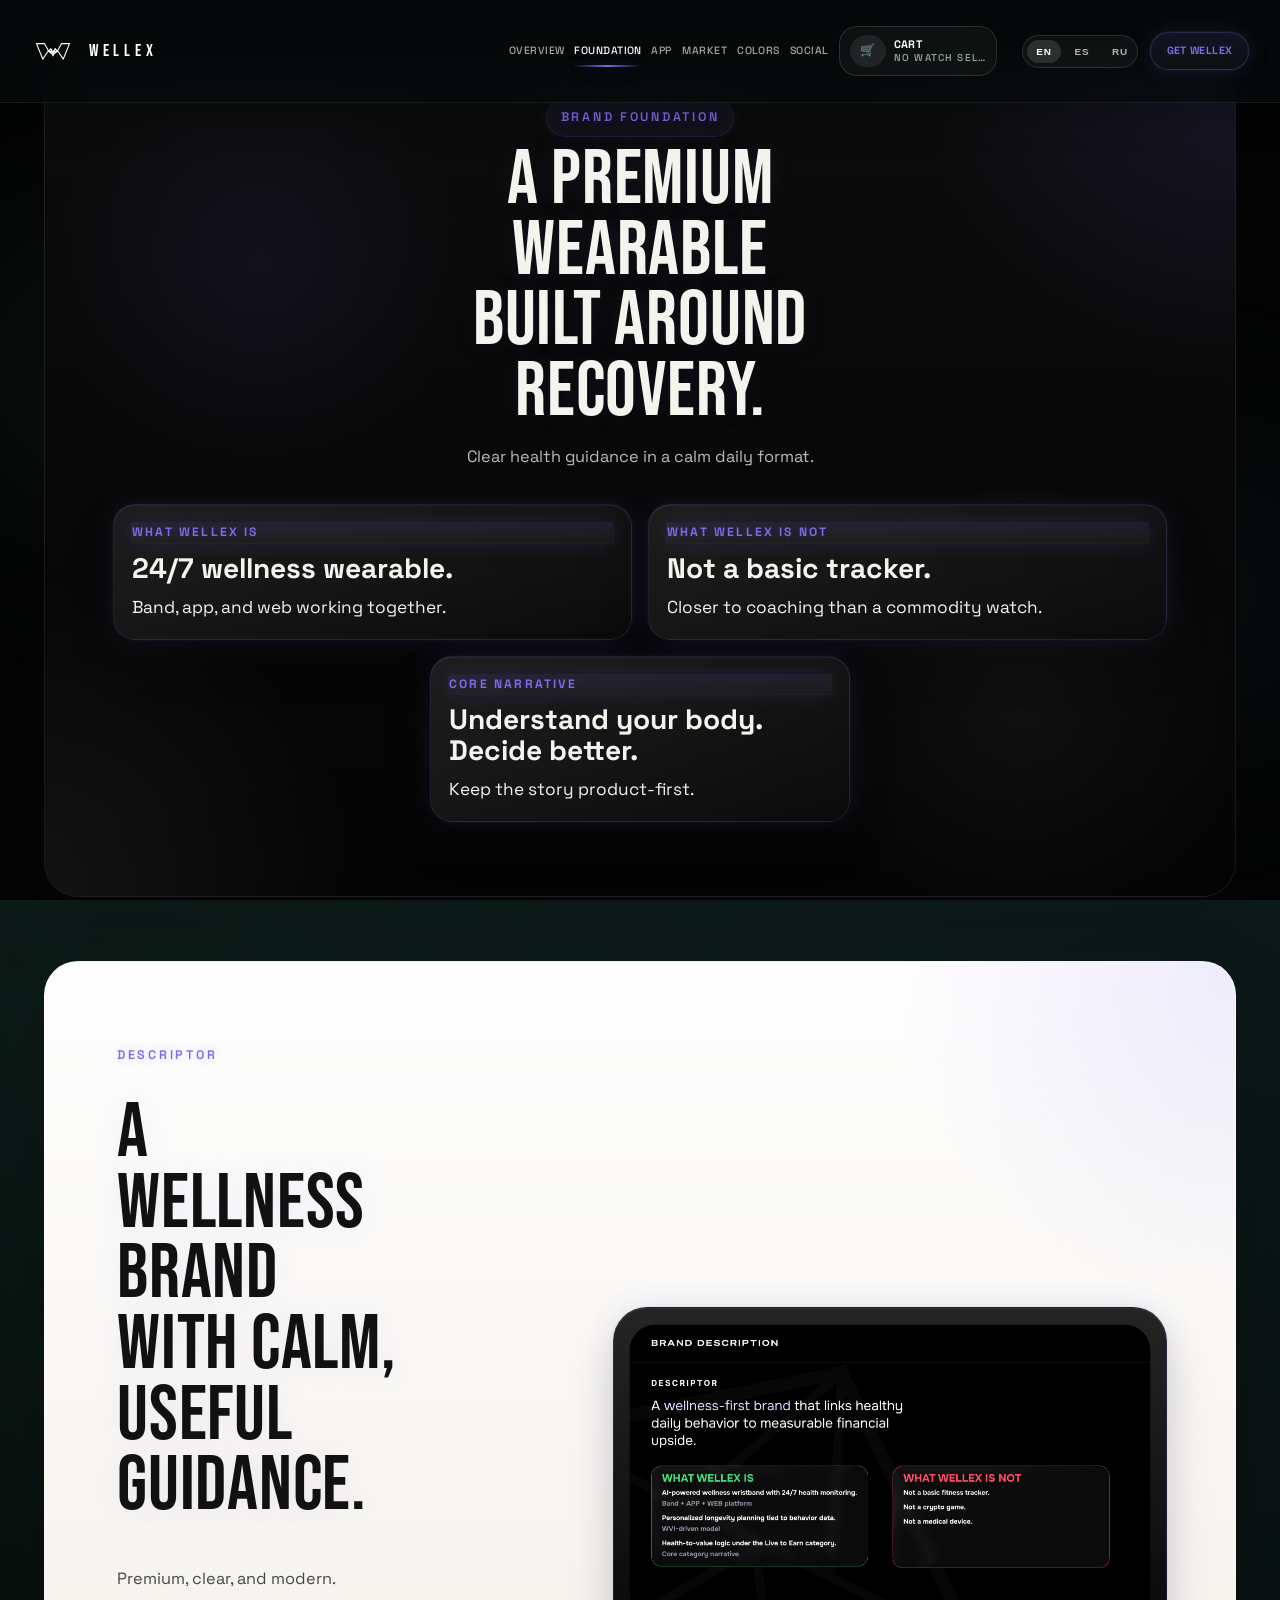
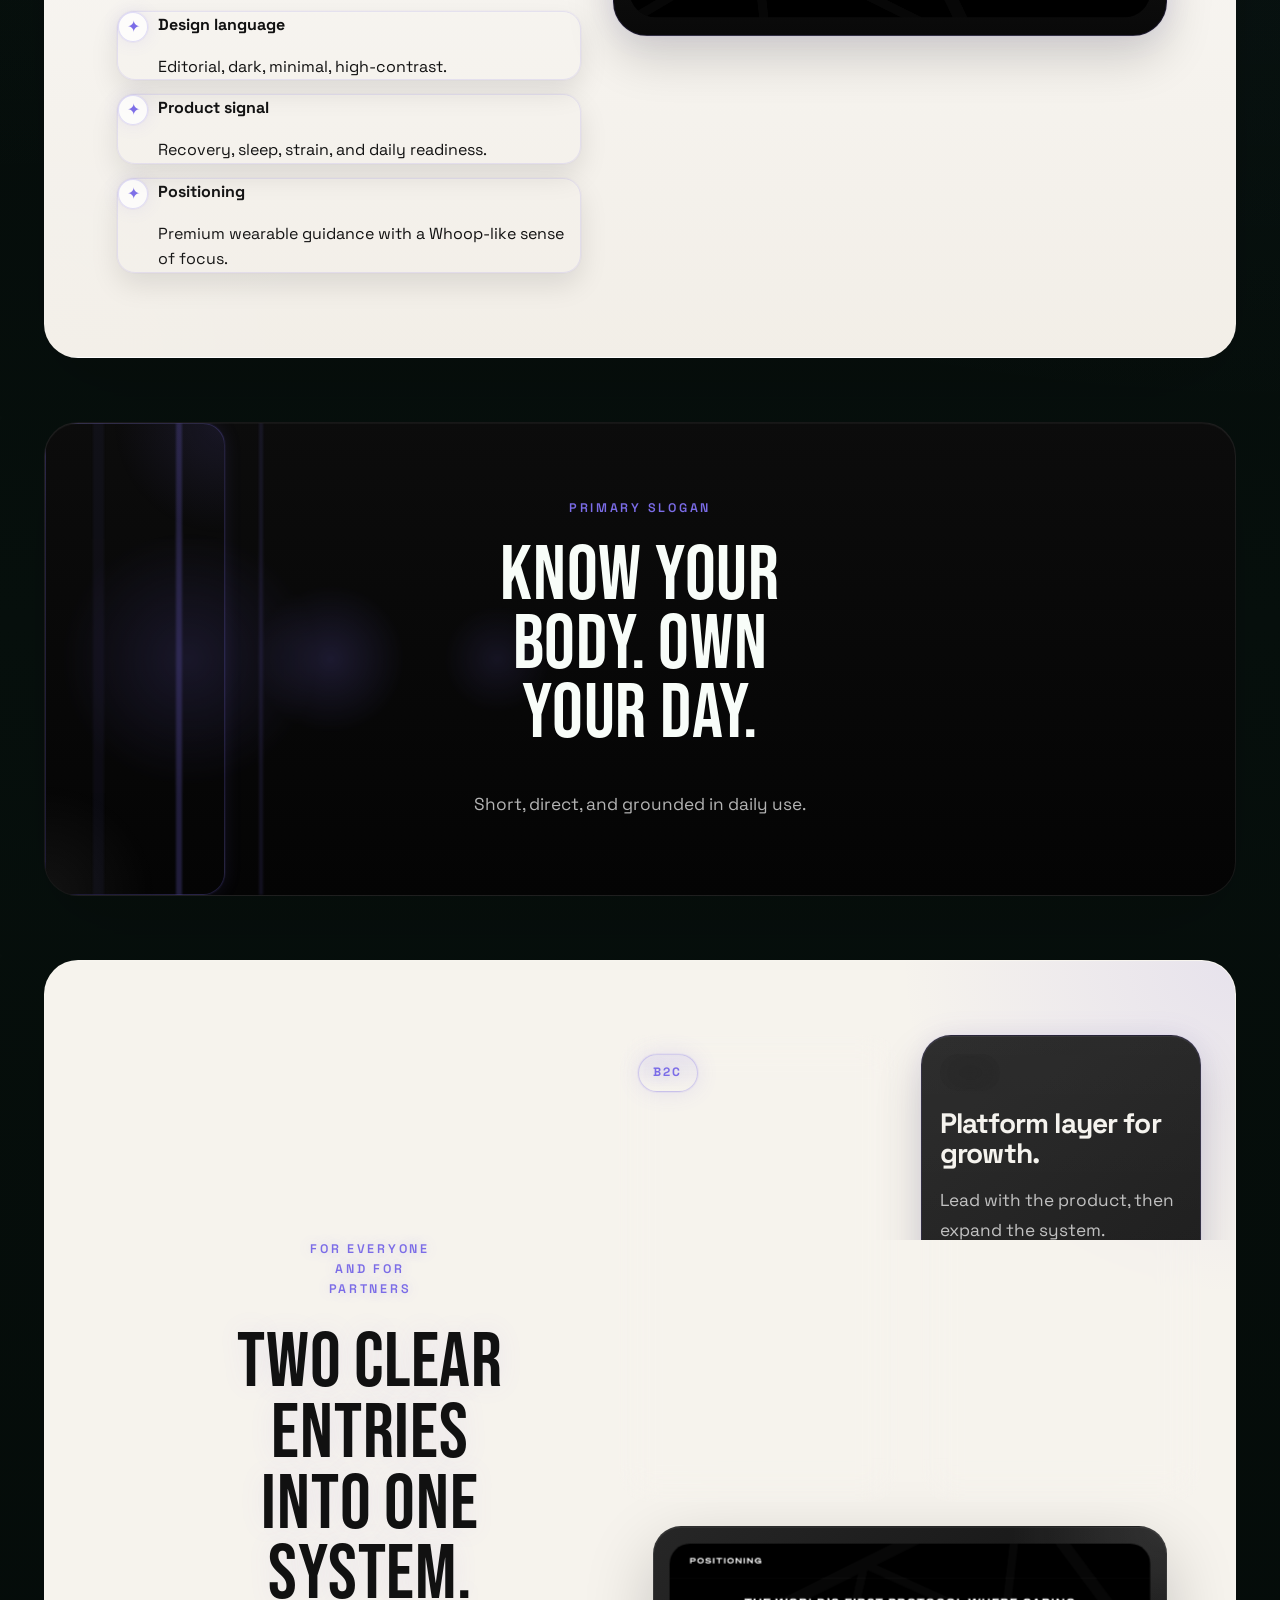
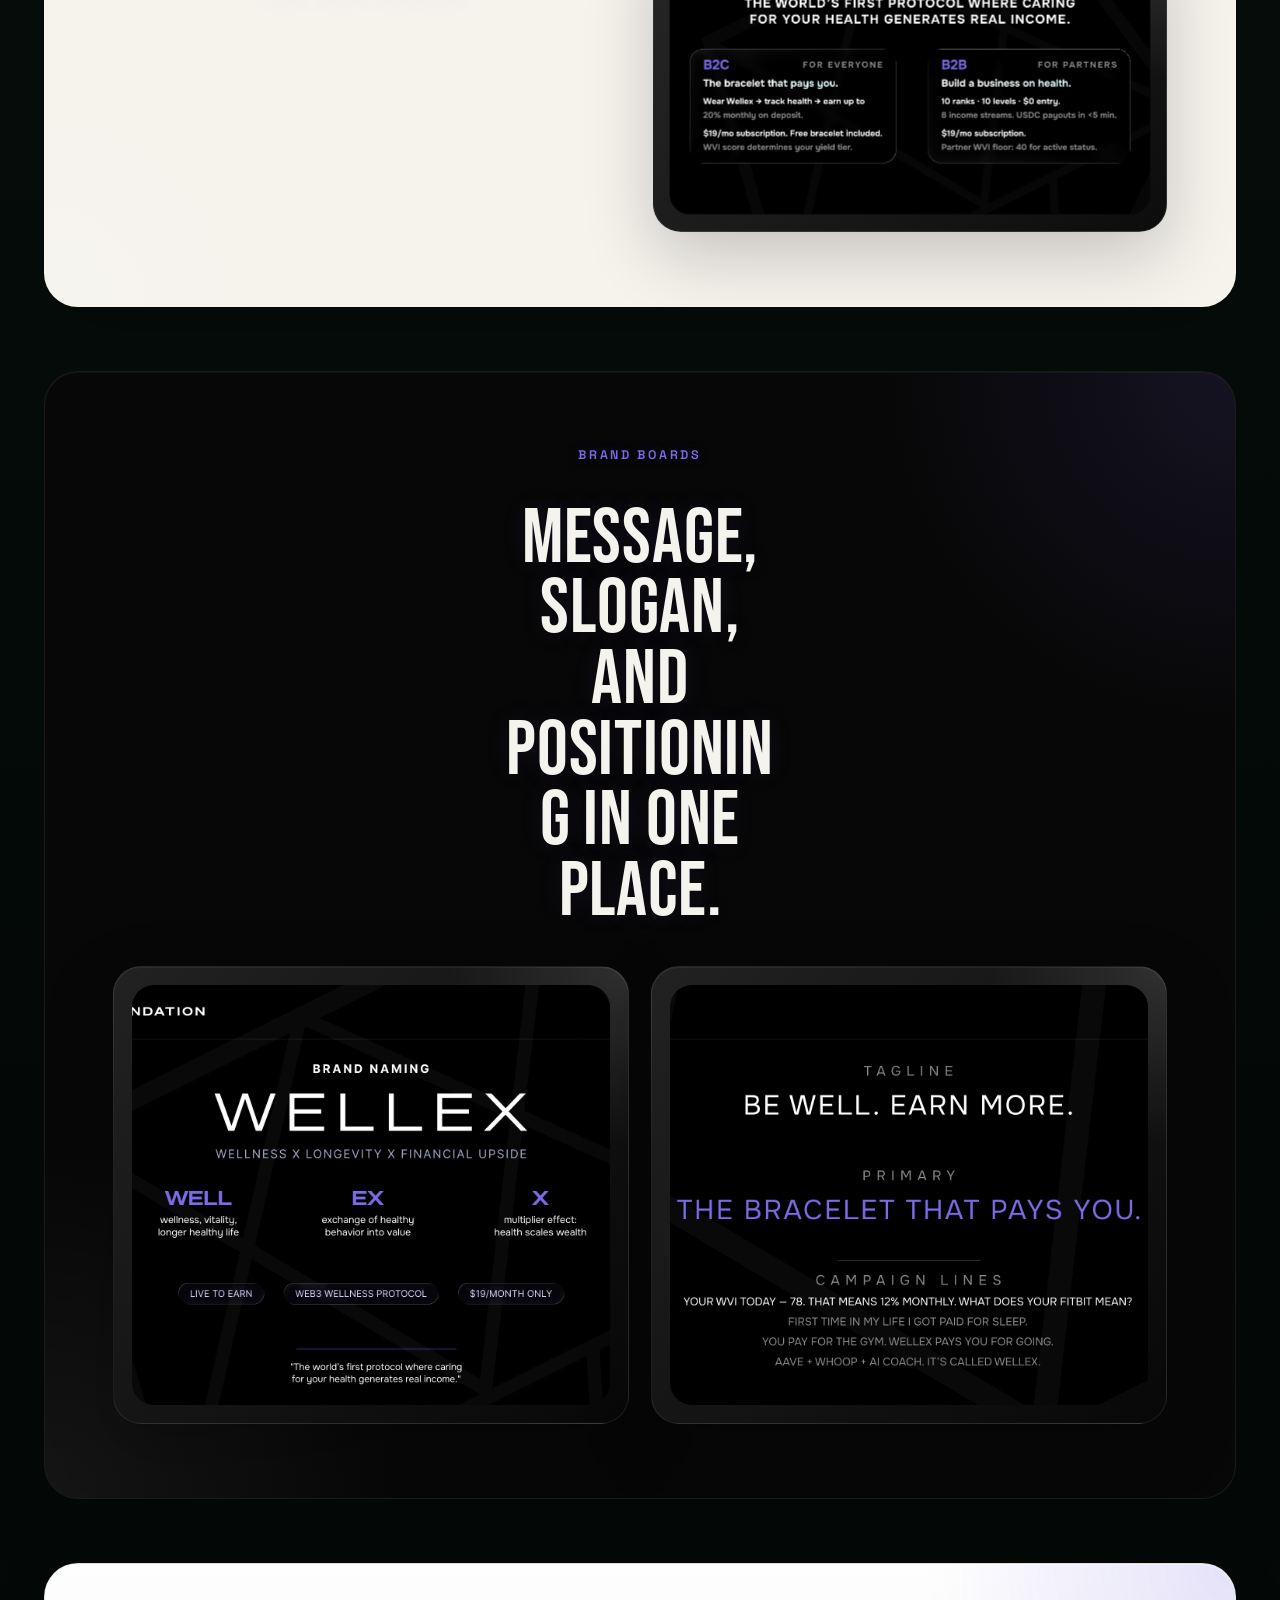
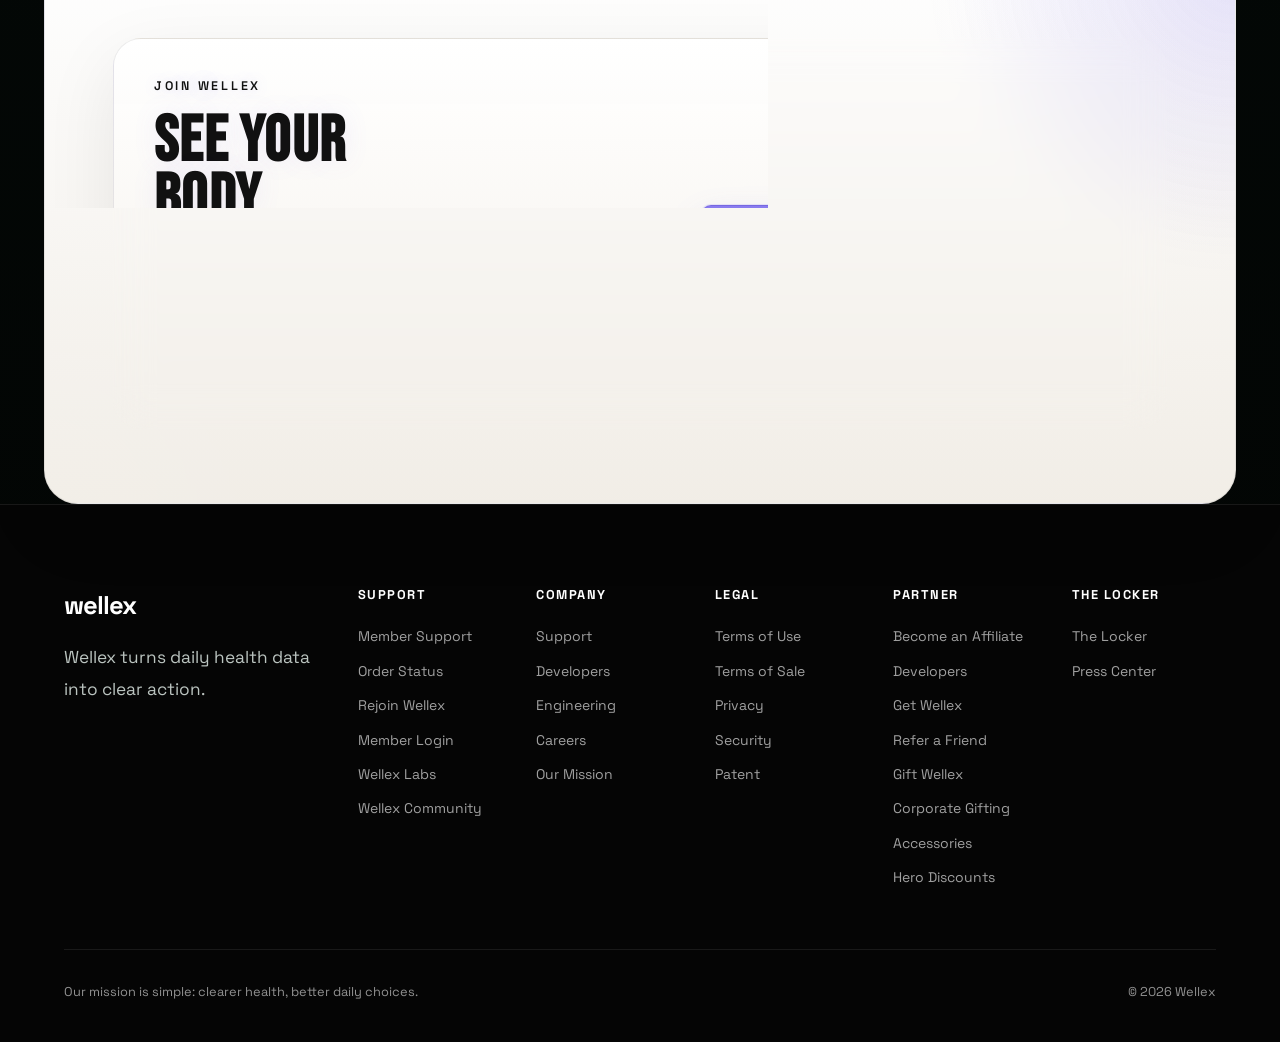
<file: foundation.html>
<!DOCTYPE html>
<html lang="en">
<head>
  <meta charset="UTF-8">
  <meta name="viewport" content="width=device-width, initial-scale=1.0">
  <title>Wellex | Foundation</title>
  <link rel="stylesheet" href="css/style.css">
</head>
<body class="dashboard-home whoop-home topic-page foundation-page">
<div class="page-photo-backdrop" aria-hidden="true">
  <img src="assets/wellex_front_back.jpg" alt="">
</div>

<header data-shared-header data-active-page="foundation"></header>

<section class="section whoop-band-section" id="foundation">
  <div class="whoop-band-copy">
    <div class="section-label">Brand Foundation</div>
    <h2 class="section-title">A premium wearable built around recovery.</h2>
    <p class="section-sub">Clear health guidance in a calm daily format.</p>
  </div>
  <div class="whoop-band-grid">
    <article class="whoop-band-card">
      <span>What Wellex is</span>
      <h3>24/7 wellness wearable.</h3>
      <p>Band, app, and web working together.</p>
    </article>
    <article class="whoop-band-card">
      <span>What Wellex is not</span>
      <h3>Not a basic tracker.</h3>
      <p>Closer to coaching than a commodity watch.</p>
    </article>
    <article class="whoop-band-card">
      <span>Core narrative</span>
      <h3>Understand your body. Decide better.</h3>
      <p>Keep the story product-first.</p>
    </article>
  </div>
</section>

<section class="section whoop-editorial-section">
  <div class="whoop-editorial-grid">
    <div class="whoop-editorial-copy">
      <div class="section-label">Descriptor</div>
      <h2 class="section-title">A wellness brand with calm, useful guidance.</h2>
      <p class="section-sub">Premium, clear, and modern.</p>
      <div class="whoop-mini-list">
        <div>
          <strong>Design language</strong>
          <span>Editorial, dark, minimal, high-contrast.</span>
        </div>
        <div>
          <strong>Product signal</strong>
          <span>Recovery, sleep, strain, and daily readiness.</span>
        </div>
        <div>
          <strong>Positioning</strong>
          <span>Premium wearable guidance with a Whoop-like sense of focus.</span>
        </div>
      </div>
    </div>
    <figure class="whoop-editorial-media">
      <img src="assets/wellex-brand-description.png" alt="Wellex brand description board">
    </figure>
  </div>
</section>

<section class="section whoop-quote-section">
  <div class="whoop-quote-wrap">
    <p class="whoop-quote-kicker">Primary slogan</p>
    <h2>Know your body. Own your day.</h2>
    <p class="whoop-quote-sub">Short, direct, and grounded in daily use.</p>
  </div>
</section>

<section class="section whoop-split-section">
  <div class="whoop-split-head">
    <div class="section-label">For Everyone And For Partners</div>
    <h2 class="section-title">Two clear entries into one system.</h2>
  </div>
  <div class="whoop-split-layout">
    <div class="whoop-split-grid">
      <article class="whoop-split-card">
        <span class="whoop-split-tag">B2C</span>
        <h3>Recovery-first wearable.</h3>
        <p>Track sleep, recovery, and routine.</p>
        <ul>
          <li>Sleep and recovery context</li>
          <li>Premium lightweight hardware</li>
          <li>App guidance that stays readable</li>
        </ul>
      </article>
      <article class="whoop-split-card">
        <span class="whoop-split-tag">B2B</span>
        <h3>Platform layer for growth.</h3>
        <p>Lead with the product, then expand the system.</p>
        <ul>
          <li>Hardware plus app foundation</li>
          <li>Brand, community, and coaching potential</li>
          <li>Stronger long-term product trust</li>
        </ul>
      </article>
    </div>
    <figure class="whoop-full-image">
      <img src="assets/wellex-positioning.png" alt="Wellex B2C and B2B positioning board">
    </figure>
  </div>
</section>

<section class="section whoop-reference-section">
  <div class="section-label">Brand Boards</div>
  <h2 class="section-title">Message, slogan, and positioning in one place.</h2>
  <div class="whoop-reference-grid">
    <figure><img src="assets/wellex-brand-foundation.png" alt="Wellex brand foundation board"></figure>
    <figure><img src="assets/wellex-slogan.png" alt="Wellex slogan board"></figure>
  </div>
</section>

<section class="section whoop-cta-section" id="join">
  <div class="whoop-cta-shell">
    <div>
      <div class="section-label">Join Wellex</div>
      <h2>See your body more clearly.</h2>
      <p>Wear daily. Recover smarter.</p>
    </div>
    <div class="whoop-cta-actions">
      <a href="product.html?color=classic-black" class="btn-primary" data-fit-launch="classic-black">Choose Your Watch</a>
      <a href="how-it-works.html" class="btn-outline">See Product Flow</a>
    </div>
  </div>
</section>

<footer data-shared-footer></footer>

<script src="js/main.js"></script>
</body>
</html>
</file>
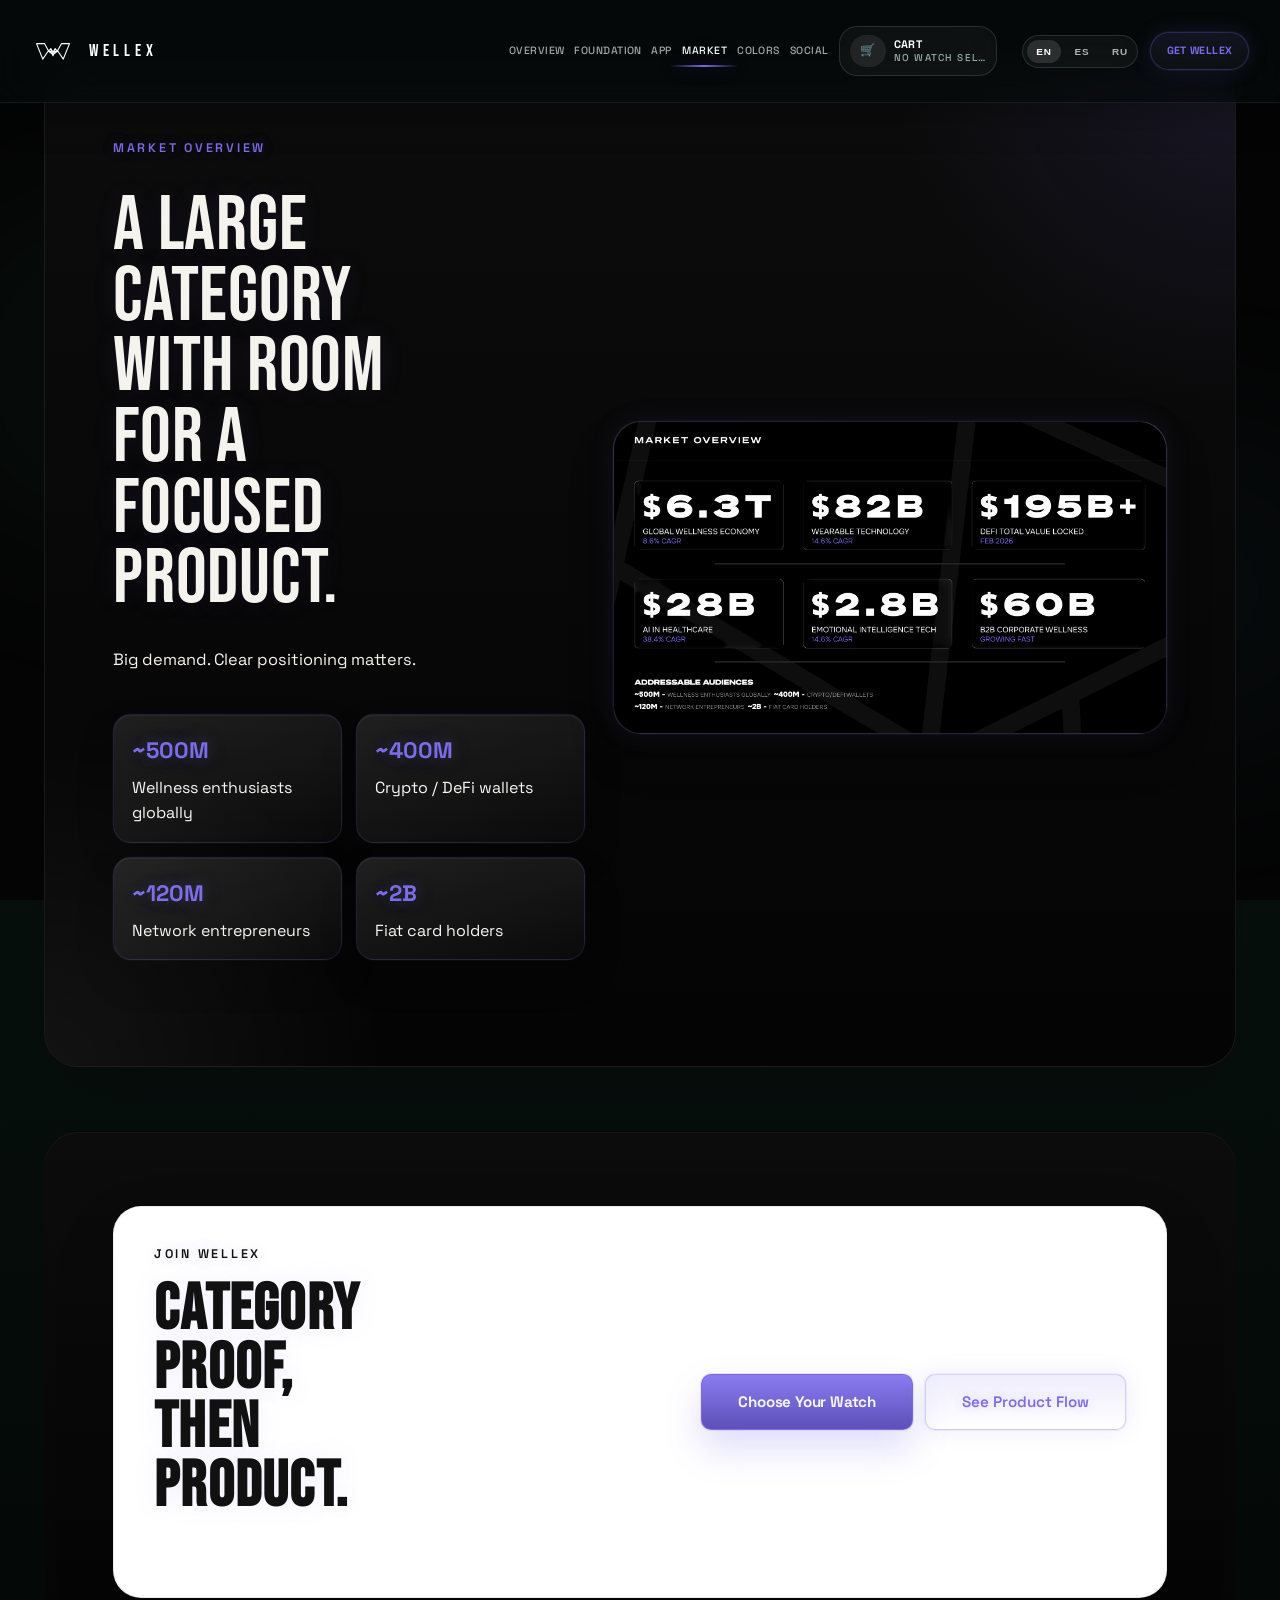
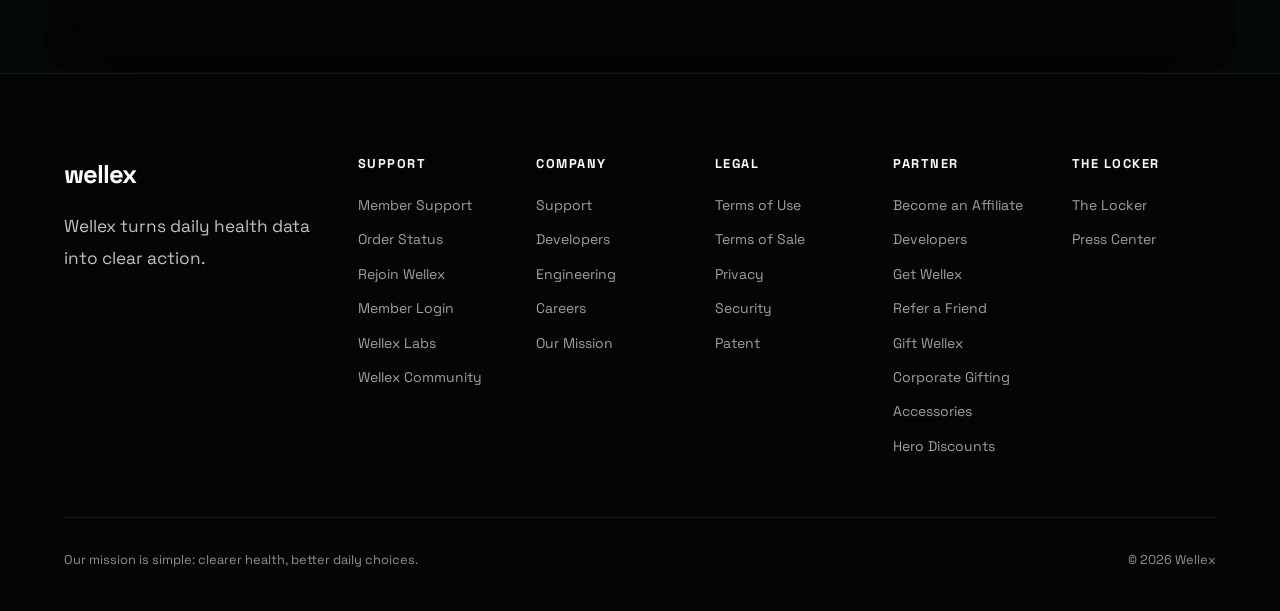
<file: market.html>
<!DOCTYPE html>
<html lang="en">
<head>
  <meta charset="UTF-8">
  <meta name="viewport" content="width=device-width, initial-scale=1.0">
  <title>Wellex | Market</title>
  <link rel="stylesheet" href="css/style.css">
</head>
<body class="dashboard-home whoop-home topic-page market-page">
<div class="page-photo-backdrop" aria-hidden="true">
  <img src="assets/wellex_front_back.jpg" alt="">
</div>

<header data-shared-header data-active-page="market"></header>

<section class="section whoop-market-section" id="market">
  <div class="whoop-market-grid">
    <div class="whoop-market-copy">
      <div class="section-label">Market Overview</div>
      <h2 class="section-title">A large category with room for a focused product.</h2>
      <p class="section-sub">Big demand. Clear positioning matters.</p>
      <div class="whoop-audience-list">
        <div><strong>~500M</strong><span>Wellness enthusiasts globally</span></div>
        <div><strong>~400M</strong><span>Crypto / DeFi wallets</span></div>
        <div><strong>~120M</strong><span>Network entrepreneurs</span></div>
        <div><strong>~2B</strong><span>Fiat card holders</span></div>
      </div>
    </div>
    <figure class="whoop-market-media">
      <img src="assets/wellex-market-overview.png" alt="Wellex market overview board">
    </figure>
  </div>
</section>

<section class="section whoop-cta-section" id="join">
  <div class="whoop-cta-shell">
    <div>
      <div class="section-label">Join Wellex</div>
      <h2>Category proof, then product.</h2>
      <p>Bring the story back to daily value.</p>
    </div>
    <div class="whoop-cta-actions">
      <a href="product.html?color=classic-black" class="btn-primary" data-fit-launch="classic-black">Choose Your Watch</a>
      <a href="how-it-works.html" class="btn-outline">See Product Flow</a>
    </div>
  </div>
</section>

<footer data-shared-footer></footer>

<script src="js/main.js"></script>
</body>
</html>
</file>
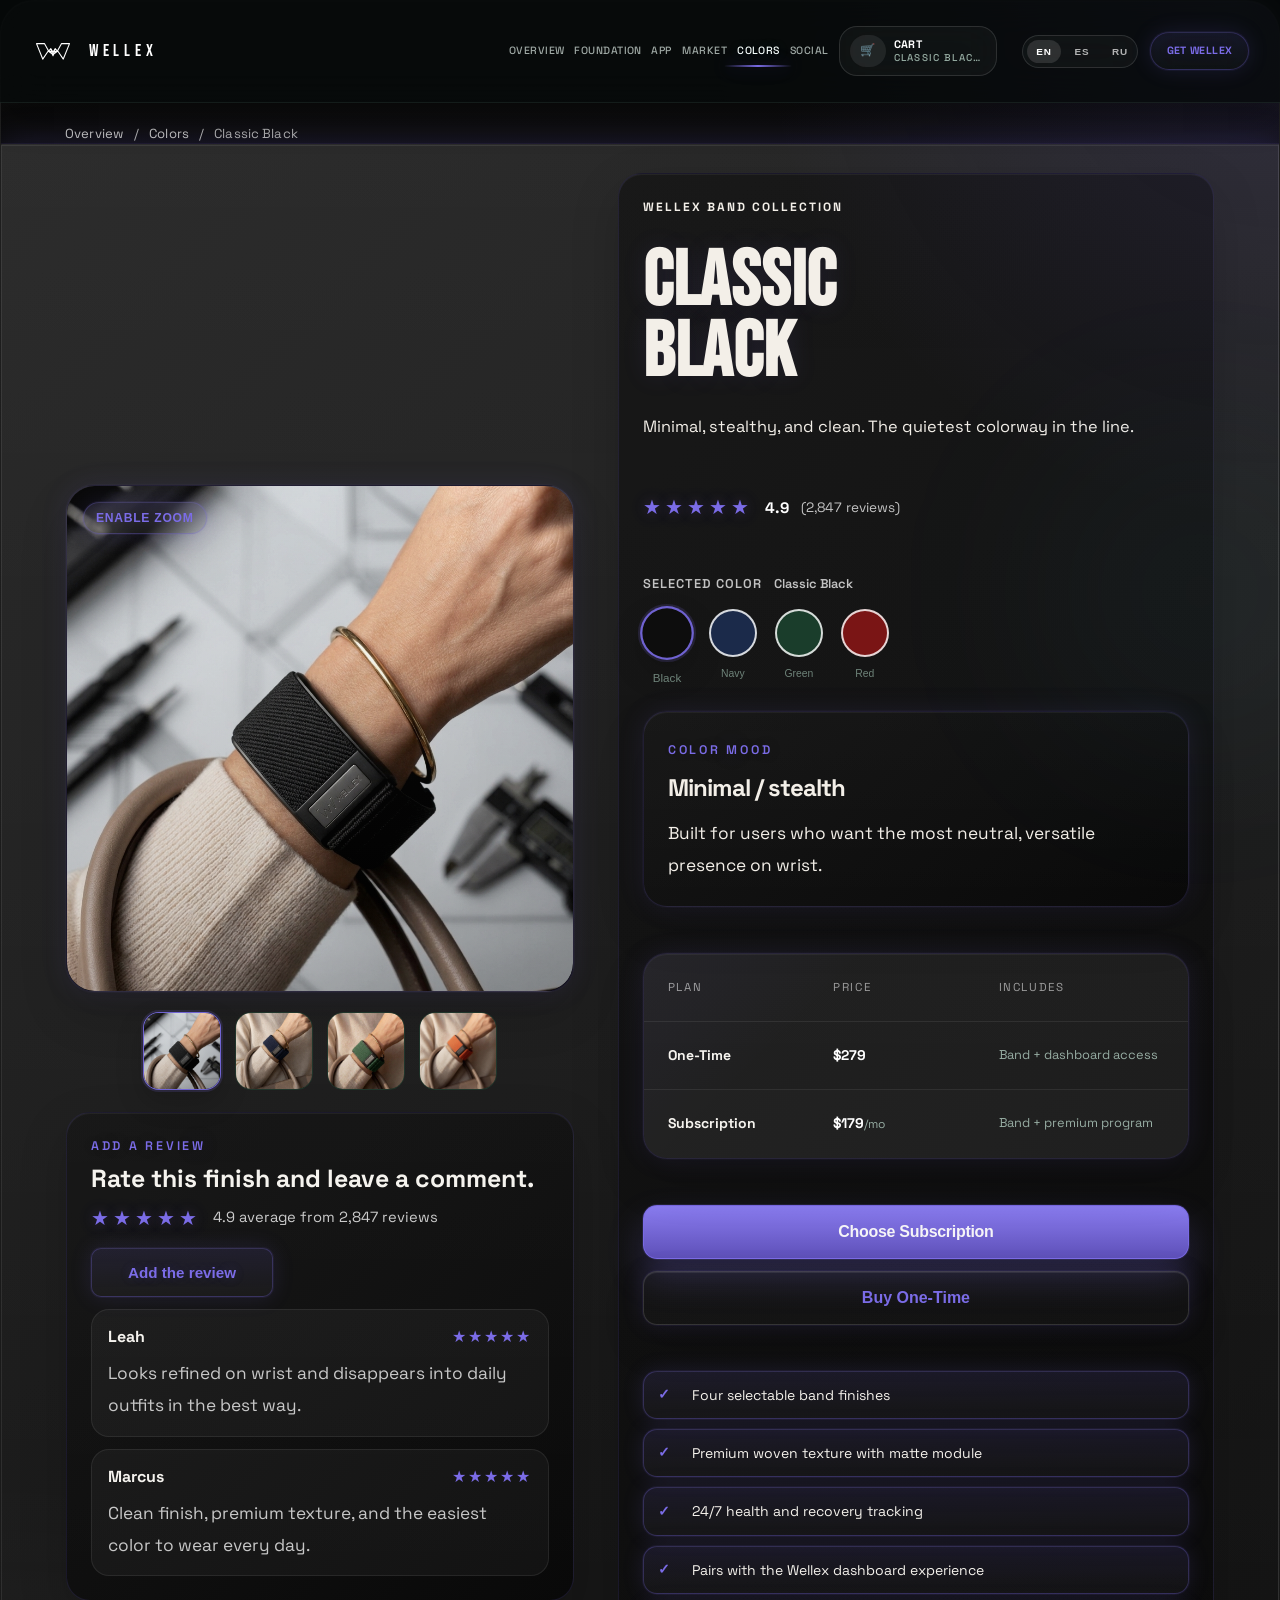
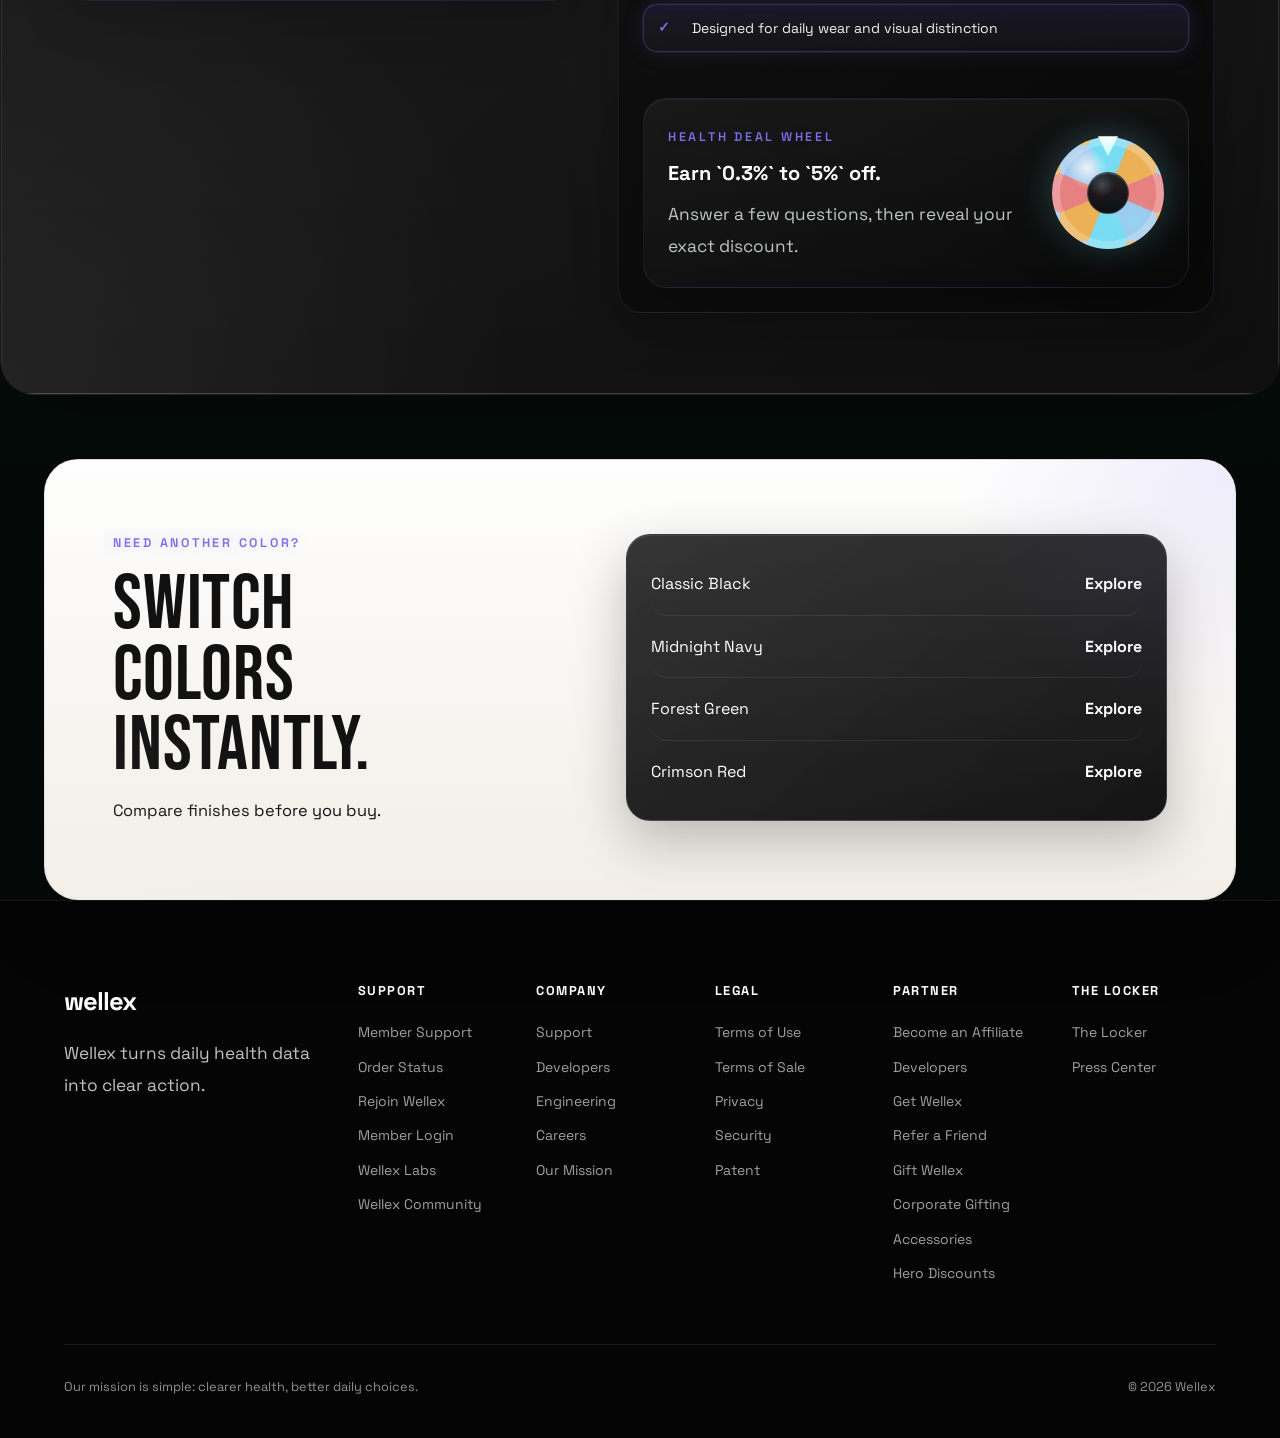
<file: product.html>
<!DOCTYPE html>
<html lang="en">
<head>
  <meta charset="UTF-8"/>
  <meta name="viewport" content="width=device-width, initial-scale=1.0"/>
  <title>Wellex | Product Detail</title>
  <link rel="stylesheet" href="css/style.css"/>
</head>
<body class="dashboard-home whoop-home topic-page">
<div class="page-photo-backdrop" aria-hidden="true">
  <img src="assets/wellex_front_back.jpg" alt="">
</div>

<header data-shared-header data-active-page="colors"></header>

<div class="product-detail">
  <div class="product-detail-breadcrumb">
    <a href="index.html">Overview</a>
    <span>/</span>
    <a href="shop.html">Colors</a>
    <span>/</span>
    <span id="breadcrumb-name">Classic Black</span>
  </div>

  <div class="product-detail-inner">
    <div class="product-detail-visual">
      <div class="product-detail-image-box product-stage zoom-card" id="product-zoom-card" data-zoom-image="assets/classic-black.png">
        <button class="zoom-toggle" type="button" aria-pressed="false">Enable zoom</button>
        <div class="zoom-pane" aria-hidden="true"></div>
        <div class="glow-bg" id="watch-glow-bg"></div>
        <div class="variant-photo variant-photo-stage variant-classic-black variant-photo-real" id="main-watch-photo">
          <img src="assets/classic-black.png" alt="Classic Black watch product photo"/>
        </div>
      </div>
      <div class="product-thumbnails">
        <button class="product-thumb active" type="button" data-product="classic-black" onclick="switchProduct('classic-black')">
          <div class="variant-photo variant-photo-thumb variant-classic-black variant-photo-real">
            <img src="assets/classic-black.png" alt="Classic Black watch"/>
          </div>
        </button>
        <button class="product-thumb" type="button" data-product="midnight-navy" onclick="switchProduct('midnight-navy')">
          <div class="variant-photo variant-photo-thumb variant-midnight-navy variant-photo-real">
            <img src="assets/navy.png" alt="Midnight Navy watch"/>
          </div>
        </button>
        <button class="product-thumb" type="button" data-product="forest-green" onclick="switchProduct('forest-green')">
          <div class="variant-photo variant-photo-thumb variant-forest-green variant-photo-real">
            <img src="assets/forest-green.png" alt="Forest Green watch"/>
          </div>
        </button>
        <button class="product-thumb" type="button" data-product="crimson-red" onclick="switchProduct('crimson-red')">
          <div class="variant-photo variant-photo-thumb variant-crimson-red variant-photo-real">
            <img src="assets/orange.jpeg" alt="Wellex watch with original orange band"/>
          </div>
        </button>
      </div>
      <section class="product-review-studio" id="product-review-studio" aria-labelledby="product-review-heading">
        <div class="product-review-cover">
          <span class="eyebrow">Add a Review</span>
          <strong id="product-review-heading">Rate this finish and leave a comment.</strong>
          <span class="product-review-cover-meta">
            <span class="stars">&#9733;&#9733;&#9733;&#9733;&#9733;</span>
            <span id="product-review-average-copy">4.9 average from 2,847 reviews</span>
          </span>
          <button class="btn-outline product-review-open-btn" id="product-review-cover" type="button" aria-expanded="false" aria-controls="product-review-panel">Add the review</button>
        </div>
        <div class="product-review-panel" id="product-review-panel" hidden>
          <div class="product-review-studio-head">
            <span class="eyebrow">Leave a Review</span>
            <h2>Rate this finish.</h2>
            <p>Pick a star rating and leave your comment directly on this color.</p>
          </div>
          <form class="product-review-form-inline" id="product-review-form-inline">
            <div class="product-review-stars-inline" id="product-review-stars-inline" aria-label="Choose rating">
              <button type="button" class="product-review-star is-active" data-rating="1" aria-label="1 star">&#9733;</button>
              <button type="button" class="product-review-star is-active" data-rating="2" aria-label="2 stars">&#9733;</button>
              <button type="button" class="product-review-star is-active" data-rating="3" aria-label="3 stars">&#9733;</button>
              <button type="button" class="product-review-star is-active" data-rating="4" aria-label="4 stars">&#9733;</button>
              <button type="button" class="product-review-star is-active" data-rating="5" aria-label="5 stars">&#9733;</button>
            </div>
            <input type="hidden" id="product-review-rating-input" value="5"/>
            <input type="text" id="product-review-name-inline" name="review-name" maxlength="40" placeholder="Your name" required/>
            <textarea id="product-review-message-inline" name="review-message" rows="4" maxlength="280" placeholder="Write your comment here" required></textarea>
            <div class="product-review-actions">
              <button class="btn-outline product-review-submit" type="submit">Post Review</button>
              <button class="product-review-cancel" id="product-review-cancel" type="button">Cancel</button>
            </div>
          </form>
          <div class="product-review-feedback" id="product-review-feedback" aria-live="polite"></div>
        </div>
        <div class="product-review-list-inline" id="product-review-list-inline"></div>
      </section>
    </div>

    <div class="product-detail-info">
      <div class="product-detail-label">Wellex Band Collection</div>
      <h1 class="product-detail-title" id="product-title">Classic Black</h1>
      <p class="product-detail-subtitle" id="product-subtitle">
        A clean, quiet finish for daily wear.
      </p>

      <div class="product-rating">
        <span class="stars">&#9733;&#9733;&#9733;&#9733;&#9733;</span>
        <span id="product-rating-score" style="font-size:0.95rem;font-weight:700">4.9</span>
        <span class="rating-count" id="product-rating-count">(2,847 reviews)</span>
      </div>

      <div class="color-selector">
        <div class="color-selector-label">Selected Color <span id="selected-color-name" class="selected-color-name">Classic Black</span></div>
        <div class="color-options">
          <button class="color-option active" type="button" data-product="classic-black" style="background:#0D0D0D" onclick="switchProduct('classic-black')">
            <span class="color-option-label">Black</span>
          </button>
          <button class="color-option" type="button" data-product="midnight-navy" style="background:#1B2A4A" onclick="switchProduct('midnight-navy')">
            <span class="color-option-label">Navy</span>
          </button>
          <button class="color-option" type="button" data-product="forest-green" style="background:#1A3D2B" onclick="switchProduct('forest-green')">
            <span class="color-option-label">Green</span>
          </button>
          <button class="color-option" type="button" data-product="crimson-red" style="background:#7A1515" onclick="switchProduct('crimson-red')">
            <span class="color-option-label">Red</span>
          </button>
        </div>
      </div>

      <div class="variant-highlight">
        <span class="eyebrow">Color Mood</span>
        <h3 id="variant-mood">Minimal / stealth</h3>
        <p id="variant-copy">A clean, versatile finish for daily wear.</p>
      </div>

      <div class="pricing-table">
        <div class="pricing-row header">
          <span>Plan</span>
          <span>Price</span>
          <span>Includes</span>
        </div>
        <div class="pricing-row">
          <span style="font-weight:700">One-Time</span>
          <span class="pricing-highlight">$279</span>
          <span style="color:var(--light-gray);font-size:0.8rem">Band + dashboard access</span>
        </div>
        <div class="pricing-row" style="background:rgba(255,255,255,0.04)">
          <span style="font-weight:700">Subscription</span>
          <span class="pricing-highlight">$179<span style="font-size:0.75rem;font-weight:400;color:var(--light-gray)">/mo</span></span>
          <span style="color:var(--light-gray);font-size:0.8rem">Band + premium program</span>
        </div>
      </div>

      <div class="detail-btns">
        <button class="btn-subscribe" id="add-to-cart-btn" data-product="classic-black" onclick="setCurrentSelection(this.dataset.product,'subscription'); openHealthDeal(this.dataset.product,'subscription')">
          Choose Subscription
        </button>
        <button class="btn-buynow" id="buy-now-btn" data-product="classic-black" onclick="setCurrentSelection(this.dataset.product,'one-time'); openHealthDeal(this.dataset.product,'one-time')">
          Buy One-Time
        </button>
      </div>

      <div class="product-features-list">
        <div class="product-feature-item">Four selectable band finishes</div>
        <div class="product-feature-item">Premium woven texture with matte module</div>
        <div class="product-feature-item">24/7 health and recovery tracking</div>
        <div class="product-feature-item">Pairs with the Wellex dashboard experience</div>
        <div class="product-feature-item">Designed for daily wear and visual distinction</div>
      </div>

      <div class="health-deal-teaser">
        <div class="health-deal-copy">
          <span class="eyebrow">Health Deal Wheel</span>
          <h3>Earn `0.3%` to `5%` off.</h3>
          <p>Answer a few questions, then reveal your exact discount.</p>
        </div>
        <div class="health-deal-miniwheel" aria-hidden="true"></div>
      </div>
    </div>
  </div>
</div>

<section class="section compare-band">
  <div class="compare-band-copy">
    <div class="section-label">Need Another Color?</div>
    <h2 class="section-title">Switch colors instantly.</h2>
    <p class="section-sub">Compare finishes before you buy.</p>
  </div>
  <div class="compare-band-panel">
    <a class="compare-band-row link-row" href="shop.html#classic-black"><span>Classic Black</span><strong>Explore</strong></a>
    <a class="compare-band-row link-row" href="shop.html#midnight-navy"><span>Midnight Navy</span><strong>Explore</strong></a>
    <a class="compare-band-row link-row" href="shop.html#forest-green"><span>Forest Green</span><strong>Explore</strong></a>
    <a class="compare-band-row link-row" href="shop.html#crimson-red"><span>Crimson Red</span><strong>Explore</strong></a>
  </div>
</section>

<div class="health-deal-modal" id="health-deal-modal" aria-hidden="true">
  <div class="health-deal-backdrop" data-health-close></div>
  <div class="health-deal-dialog">
    <button class="health-deal-close" type="button" aria-label="Close deal game" data-health-close>x</button>
    <div class="health-deal-side">
      <div class="health-deal-kicker">Insight Deal</div>
      <h2>Read your health style. Spin for your price.</h2>
      <p>Three quick rounds reveal your exact discount.</p>
      <div class="health-deal-stats">
        <div class="health-chip">Score-based pricing</div>
        <div class="health-chip">Discount: `0.3%` to `5%`</div>
        <div class="health-chip" id="health-plan-chip">Plan: Subscription</div>
      </div>
      <div class="health-progress"><span id="health-progress-bar"></span></div>
    </div>
    <div class="health-deal-main">
      <div class="health-quiz-stage" id="health-quiz-stage">
        <div class="health-step" id="health-step">Round 1 / 3</div>
        <h3 class="health-question" id="health-question"></h3>
        <div class="health-options" id="health-options"></div>
      </div>
      <div class="health-wheel-stage hidden" id="health-wheel-stage">
        <div class="health-step">Your wheel is ready</div>
        <h3 class="health-question">Spin the Health Deal Wheel</h3>
        <div class="health-wheel-shell">
          <div class="health-wheel-pointer"></div>
          <div class="health-wheel" id="health-wheel"></div>
        </div>
        <p class="health-wheel-copy" id="health-wheel-copy">Your answers set one exact discount. Spin to reveal it.</p>
        <div class="health-wheel-actions">
          <button class="btn-primary" type="button" id="health-spin-btn">Spin For Discount</button>
        </div>
      </div>
      <div class="health-result-stage hidden" id="health-result-stage">
        <div class="health-step">Deal unlocked</div>
        <h3 class="health-question" id="health-result-title"></h3>
        <p class="health-result-copy" id="health-result-copy"></p>
        <div class="health-winning-badge" id="health-winning-badge">0.0%</div>
        <div class="health-result-pricebox">
          <div><span>Original</span><strong id="health-original-price">$179.00</strong></div>
          <div><span>Discount</span><strong id="health-discount-percent">0.0%</strong></div>
          <div><span>New price</span><strong id="health-final-price">$179.00</strong></div>
        </div>
        <div class="health-wheel-actions">
          <button class="btn-primary" type="button" id="health-claim-btn">Claim Discount</button>
        </div>
      </div>
    </div>
  </div>
</div>

<footer data-shared-footer></footer>

<script src="js/main.js"></script>
<script>
const productVariants = {
  'classic-black': {
    name: 'Classic Black',
    glow: 'radial-gradient(circle, rgba(13,13,13,0.85) 0%, transparent 72%)',
    image: 'assets/classic-black.png',
    alt: 'Classic Black watch product photo',
    subtitle: 'Minimal, stealthy, and clean. The quietest colorway in the line.',
    mood: 'Minimal / stealth',
    copy: 'Built for users who want the most neutral, versatile presence on wrist.',
    rating: 4.9,
    reviewCount: 2847,
    recentReviews: [
      { name: 'Leah', rating: 5, message: 'Looks refined on wrist and disappears into daily outfits in the best way.' },
      { name: 'Marcus', rating: 5, message: 'Clean finish, premium texture, and the easiest color to wear every day.' }
    ]
  },
  'midnight-navy': {
    name: 'Midnight Navy',
    glow: 'radial-gradient(circle, rgba(27,42,74,0.78) 0%, transparent 72%)',
    image: 'assets/navy.png',
    alt: 'Midnight Navy watch product photo',
    subtitle: 'Cooler and more technical. A refined darker blue with a sharper tone.',
    mood: 'Technical / cool',
    copy: 'Best fit for a cleaner, modern, slightly more engineered look.',
    rating: 4.8,
    reviewCount: 2431,
    recentReviews: [
      { name: 'Nina', rating: 5, message: 'The navy finish feels sharp without looking loud. Very polished.' },
      { name: 'Ethan', rating: 4, message: 'Great color if you want something darker than black but still understated.' }
    ]
  },
  'forest-green': {
    name: 'Forest Green',
    glow: 'radial-gradient(circle, rgba(26,61,43,0.78) 0%, transparent 72%)',
    image: 'assets/forest-green.png',
    alt: 'Forest Green watch product photo',
    subtitle: 'Balanced and grounded. A softer premium finish with natural depth.',
    mood: 'Balanced / earthy',
    copy: 'For users who want something premium and distinct without going loud.',
    rating: 4.9,
    reviewCount: 1984,
    recentReviews: [
      { name: 'Sofia', rating: 5, message: 'The green reads premium and warm in person. It feels the most unique.' },
      { name: 'Jon', rating: 5, message: 'Great contrast with the module. Looks elevated without trying too hard.' }
    ]
  },
  'crimson-red': {
    name: 'Crimson Red',
    glow: 'radial-gradient(circle, rgba(122,21,21,0.82) 0%, transparent 72%)',
    image: 'assets/orange.jpeg',
    alt: 'Wellex watch with original orange band',
    subtitle: 'The strongest statement piece in the collection and the most editorial.',
    mood: 'Bold / signature',
    copy: 'Built for people who want the watch to read immediately and unapologetically.',
    rating: 4.9,
    reviewCount: 1672,
    recentReviews: [
      { name: 'Ava', rating: 5, message: 'This one stands out immediately. The most expressive finish by far.' },
      { name: 'Daniel', rating: 5, message: 'Bold but still premium. It gives the page the strongest personality.' }
    ]
  }
};

const productReviewStorageKey = 'wellex-product-reviews-v1';
let activeReviewProductId = 'classic-black';

function getStoredProductReviews() {
  try {
    return JSON.parse(localStorage.getItem(productReviewStorageKey)) || {};
  } catch (error) {
    return {};
  }
}

function saveStoredProductReviews(reviewMap) {
  localStorage.setItem(productReviewStorageKey, JSON.stringify(reviewMap));
}

function getProductReviewSummary(productId) {
  const product = productVariants[productId];
  if (!product) return { average: 5, count: 0 };
  const storedReviews = getStoredProductReviews()[productId] || [];
  const totalScore = (product.rating * product.reviewCount) + storedReviews.reduce((sum, review) => sum + Number(review.rating || 0), 0);
  const totalCount = product.reviewCount + storedReviews.length;
  return {
    average: totalCount ? totalScore / totalCount : product.rating,
    count: totalCount
  };
}

function formatProductReviewCount(count) {
  return Number(count || 0).toLocaleString('en-US');
}

function getReviewStarsMarkup(rating) {
  const safeRating = Math.max(0, Math.min(5, Number(rating || 0)));
  return `${'&#9733;'.repeat(safeRating)}${'&#9734;'.repeat(5 - safeRating)}`;
}

function renderProductReviewPanel(productId) {
  const product = productVariants[productId];
  const reviewList = document.getElementById('product-review-list-inline');
  const averageCopy = document.getElementById('product-review-average-copy');
  const score = document.getElementById('product-rating-score');
  const count = document.getElementById('product-rating-count');
  if (!product || !reviewList || !averageCopy || !score || !count) return;

  const storedReviews = (getStoredProductReviews()[productId] || []).map((review, index) => ({
    ...review,
    storageIndex: index,
    isCustom: true
  })).reverse();
  const summary = getProductReviewSummary(productId);
  const visibleReviews = [
    ...storedReviews,
    ...product.recentReviews.map((review) => ({ ...review, isCustom: false }))
  ].slice(0, 3);

  averageCopy.textContent = `${summary.average.toFixed(1)} average from ${formatProductReviewCount(summary.count)} reviews`;
  score.textContent = summary.average.toFixed(1);
  count.textContent = `(${formatProductReviewCount(summary.count)} reviews)`;

  reviewList.innerHTML = visibleReviews.map((review) => `
    <article class="product-review-entry">
      <div class="product-review-entry-top">
        <strong>${review.name}</strong>
        <span>${'★'.repeat(Number(review.rating || 5))}${'☆'.repeat(5 - Number(review.rating || 5))}</span>
      </div>
      <p>${review.message}</p>
    </article>
  `).join('');
}

function initInlineProductReviews() {
  const form = document.getElementById('product-review-form-inline');
  const feedback = document.getElementById('product-review-feedback');
  const ratingInput = document.getElementById('product-review-rating-input');
  const starButtons = [...document.querySelectorAll('.product-review-star')];
  const nameInput = document.getElementById('product-review-name-inline');
  const messageInput = document.getElementById('product-review-message-inline');
  const cover = document.getElementById('product-review-cover');
  const panel = document.getElementById('product-review-panel');
  const cancel = document.getElementById('product-review-cancel');
  if (!form || !feedback || !ratingInput || !nameInput || !messageInput || !starButtons.length || !cover || !panel || !cancel) return;

  const paintStars = (rating) => {
    starButtons.forEach((button) => {
      button.classList.toggle('is-active', Number(button.dataset.rating || 0) <= rating);
    });
  };

  const openPanel = () => {
    panel.hidden = false;
    cover.setAttribute('aria-expanded', 'true');
    nameInput.focus();
  };

  const closePanel = () => {
    panel.hidden = true;
    cover.setAttribute('aria-expanded', 'false');
  };

  cover.addEventListener('click', openPanel);
  cancel.addEventListener('click', closePanel);

  starButtons.forEach((button) => {
    button.addEventListener('click', () => {
      const rating = Number(button.dataset.rating || 5);
      ratingInput.value = String(rating);
      paintStars(rating);
    });
  });

  form.addEventListener('submit', (event) => {
    event.preventDefault();
    const name = nameInput.value.trim();
    const message = messageInput.value.trim();
    const rating = Number(ratingInput.value || 5);
    if (!name || !message) return;

    const reviewMap = getStoredProductReviews();
    const nextReview = { name, message, rating };
    reviewMap[activeReviewProductId] = [...(reviewMap[activeReviewProductId] || []), nextReview];
    saveStoredProductReviews(reviewMap);

    form.reset();
    ratingInput.value = '5';
    paintStars(5);
    feedback.textContent = `Your review was added to ${productVariants[activeReviewProductId].name}.`;
    renderProductReviewPanel(activeReviewProductId);
    closePanel();
  });

  document.getElementById('product-review-list-inline')?.addEventListener('click', (event) => {
    const target = event.target;
    if (!(target instanceof HTMLElement)) return;
    const deleteIndex = target.getAttribute('data-review-delete');
    if (deleteIndex === null) return;

    const reviewMap = getStoredProductReviews();
    const reviews = [...(reviewMap[activeReviewProductId] || [])];
    reviews.splice(Number(deleteIndex), 1);
    reviewMap[activeReviewProductId] = reviews;
    saveStoredProductReviews(reviewMap);
    feedback.textContent = 'Your review was deleted.';
    renderProductReviewPanel(activeReviewProductId);
  });

  paintStars(5);
  renderProductReviewPanel(activeReviewProductId);
}

function renderProductReviewPanel(productId) {
  const product = productVariants[productId];
  const reviewList = document.getElementById('product-review-list-inline');
  const averageCopy = document.getElementById('product-review-average-copy');
  const score = document.getElementById('product-rating-score');
  const count = document.getElementById('product-rating-count');
  if (!product || !reviewList || !averageCopy || !score || !count) return;

  const storedReviews = (getStoredProductReviews()[productId] || []).map((review, index) => ({
    ...review,
    storageIndex: index,
    isCustom: true
  })).reverse();
  const summary = getProductReviewSummary(productId);
  const visibleReviews = [
    ...storedReviews,
    ...product.recentReviews.map((review) => ({ ...review, isCustom: false }))
  ].slice(0, 3);

  averageCopy.textContent = `${summary.average.toFixed(1)} average from ${formatProductReviewCount(summary.count)} reviews`;
  score.textContent = summary.average.toFixed(1);
  count.textContent = `(${formatProductReviewCount(summary.count)} reviews)`;

  reviewList.innerHTML = visibleReviews.map((review) => `
    <article class="product-review-entry">
      <div class="product-review-entry-top">
        <strong>${review.name}</strong>
        <span>${getReviewStarsMarkup(review.rating)}</span>
      </div>
      <p>${review.message}</p>
      ${review.isCustom ? `<button class="product-review-delete" type="button" data-review-delete="${review.storageIndex}">Delete comment</button>` : ''}
    </article>
  `).join('');
}

function switchProduct(productId) {
  const product = productVariants[productId];
  if (!product) return;
  activeReviewProductId = productId;
  if (typeof setCurrentSelection === 'function') {
    setCurrentSelection(productId, 'subscription');
  }

  document.querySelectorAll('.product-thumb').forEach((thumb) => {
    thumb.classList.toggle('active', thumb.dataset.product === productId);
  });

  document.querySelectorAll('.color-option').forEach((option) => {
    option.classList.toggle('active', option.dataset.product === productId);
  });

  const photo = document.getElementById('main-watch-photo');
  photo.style.opacity = '0';
  photo.style.transform = 'scale(0.96)';

  setTimeout(() => {
    const realPhotoClass = ['classic-black', 'midnight-navy', 'forest-green', 'crimson-red'].includes(productId) ? ' variant-photo-real' : '';
    photo.className = `variant-photo variant-photo-stage variant-${productId}${realPhotoClass}`;
    photo.innerHTML = `<img src="${product.image}" alt="${product.alt}"/>`;
    document.getElementById('product-zoom-card').dataset.zoomImage = product.image;
    const zoomPane = document.querySelector('#product-zoom-card .zoom-pane');
    if (zoomPane) zoomPane.style.backgroundImage = `url('${product.image}')`;
    photo.style.opacity = '1';
    photo.style.transform = 'scale(1)';
  }, 180);

  document.getElementById('watch-glow-bg').style.background = product.glow;
  document.getElementById('product-title').textContent = product.name;
  document.getElementById('product-subtitle').textContent = product.subtitle;
  document.getElementById('selected-color-name').textContent = product.name;
  document.getElementById('breadcrumb-name').textContent = product.name;
  document.getElementById('variant-mood').textContent = product.mood;
  document.getElementById('variant-copy').textContent = product.copy;
  document.getElementById('add-to-cart-btn').dataset.product = productId;
  document.getElementById('add-to-cart-btn').dataset.plan = 'subscription';
  document.getElementById('buy-now-btn').dataset.product = productId;
  document.getElementById('buy-now-btn').dataset.plan = 'one-time';
  renderProductReviewPanel(productId);

  const url = new URL(window.location.href);
  url.searchParams.set('color', productId);
  window.history.replaceState({}, '', url);
}

document.addEventListener('DOMContentLoaded', () => {
  initInlineProductReviews();
  const params = new URLSearchParams(window.location.search);
  const selected = params.get('color') || 'classic-black';
  switchProduct(selected);
});
</script>
</body>
</html>
</file>
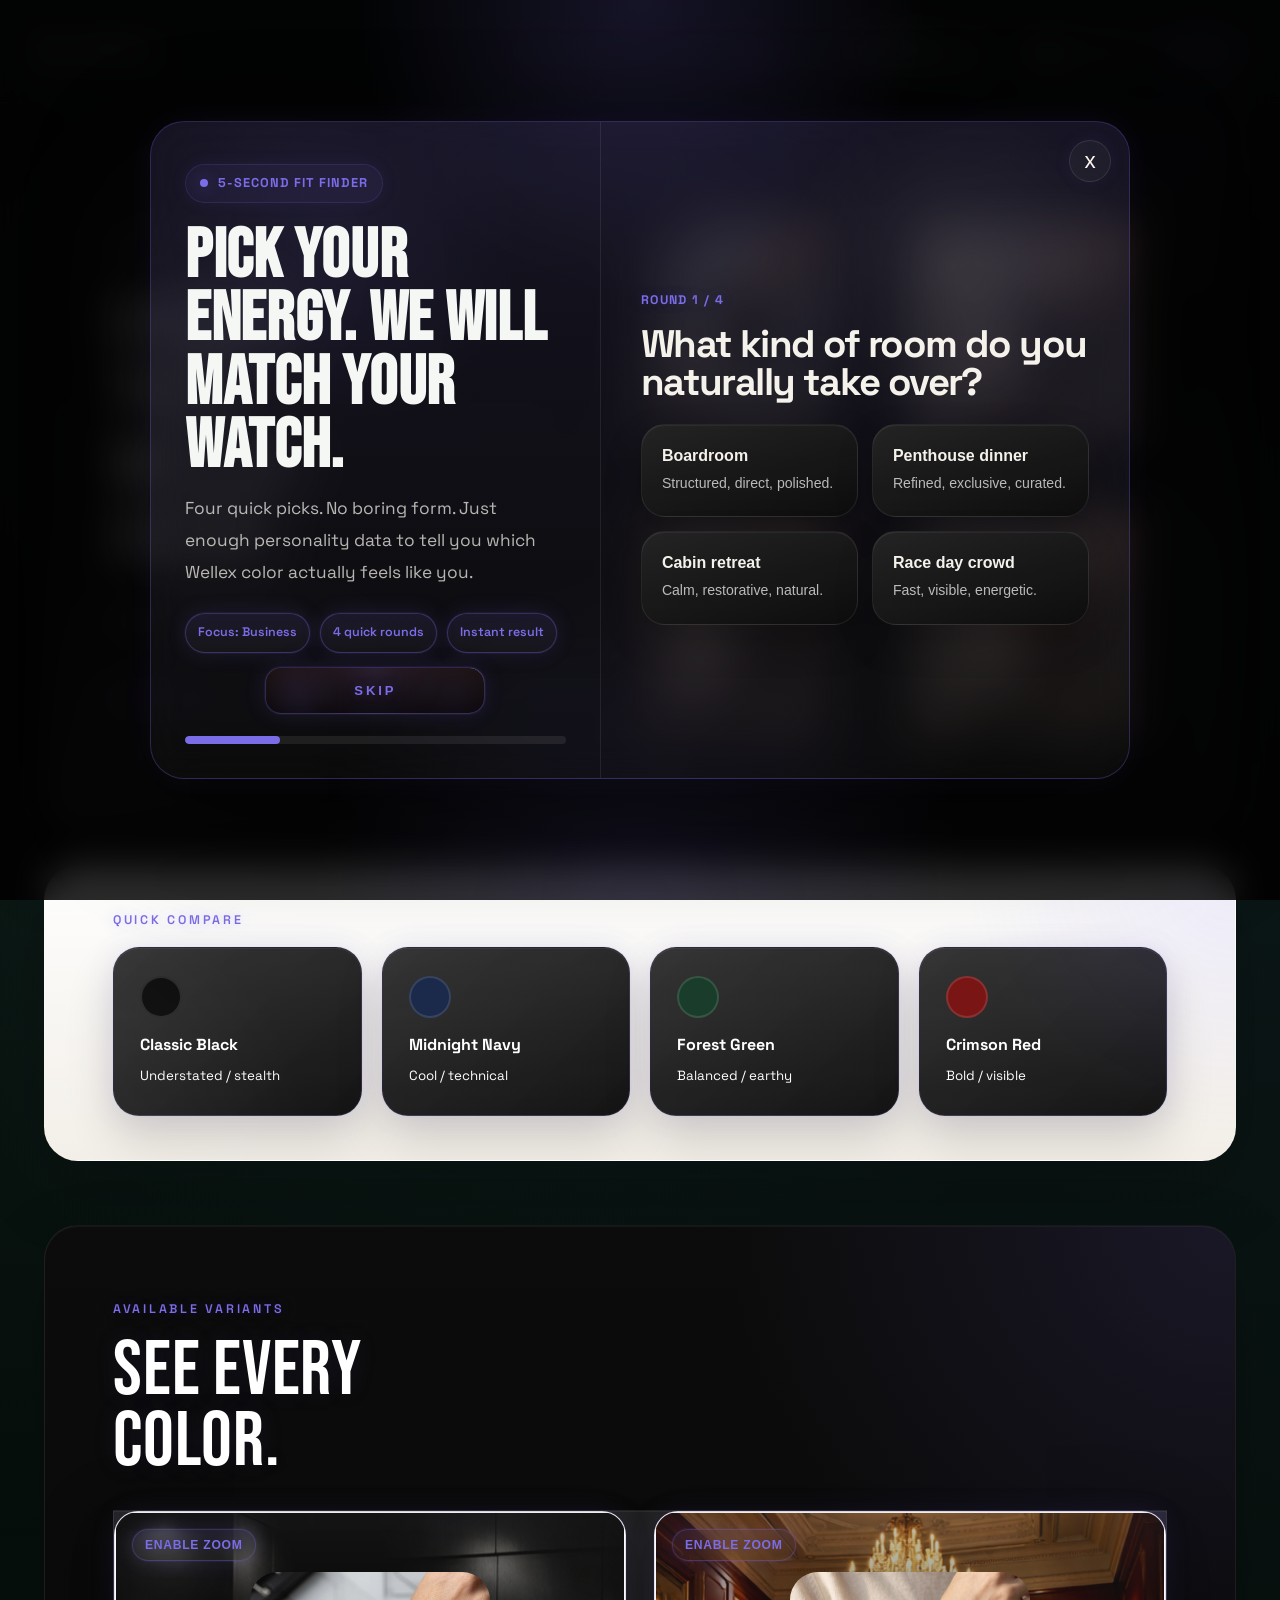
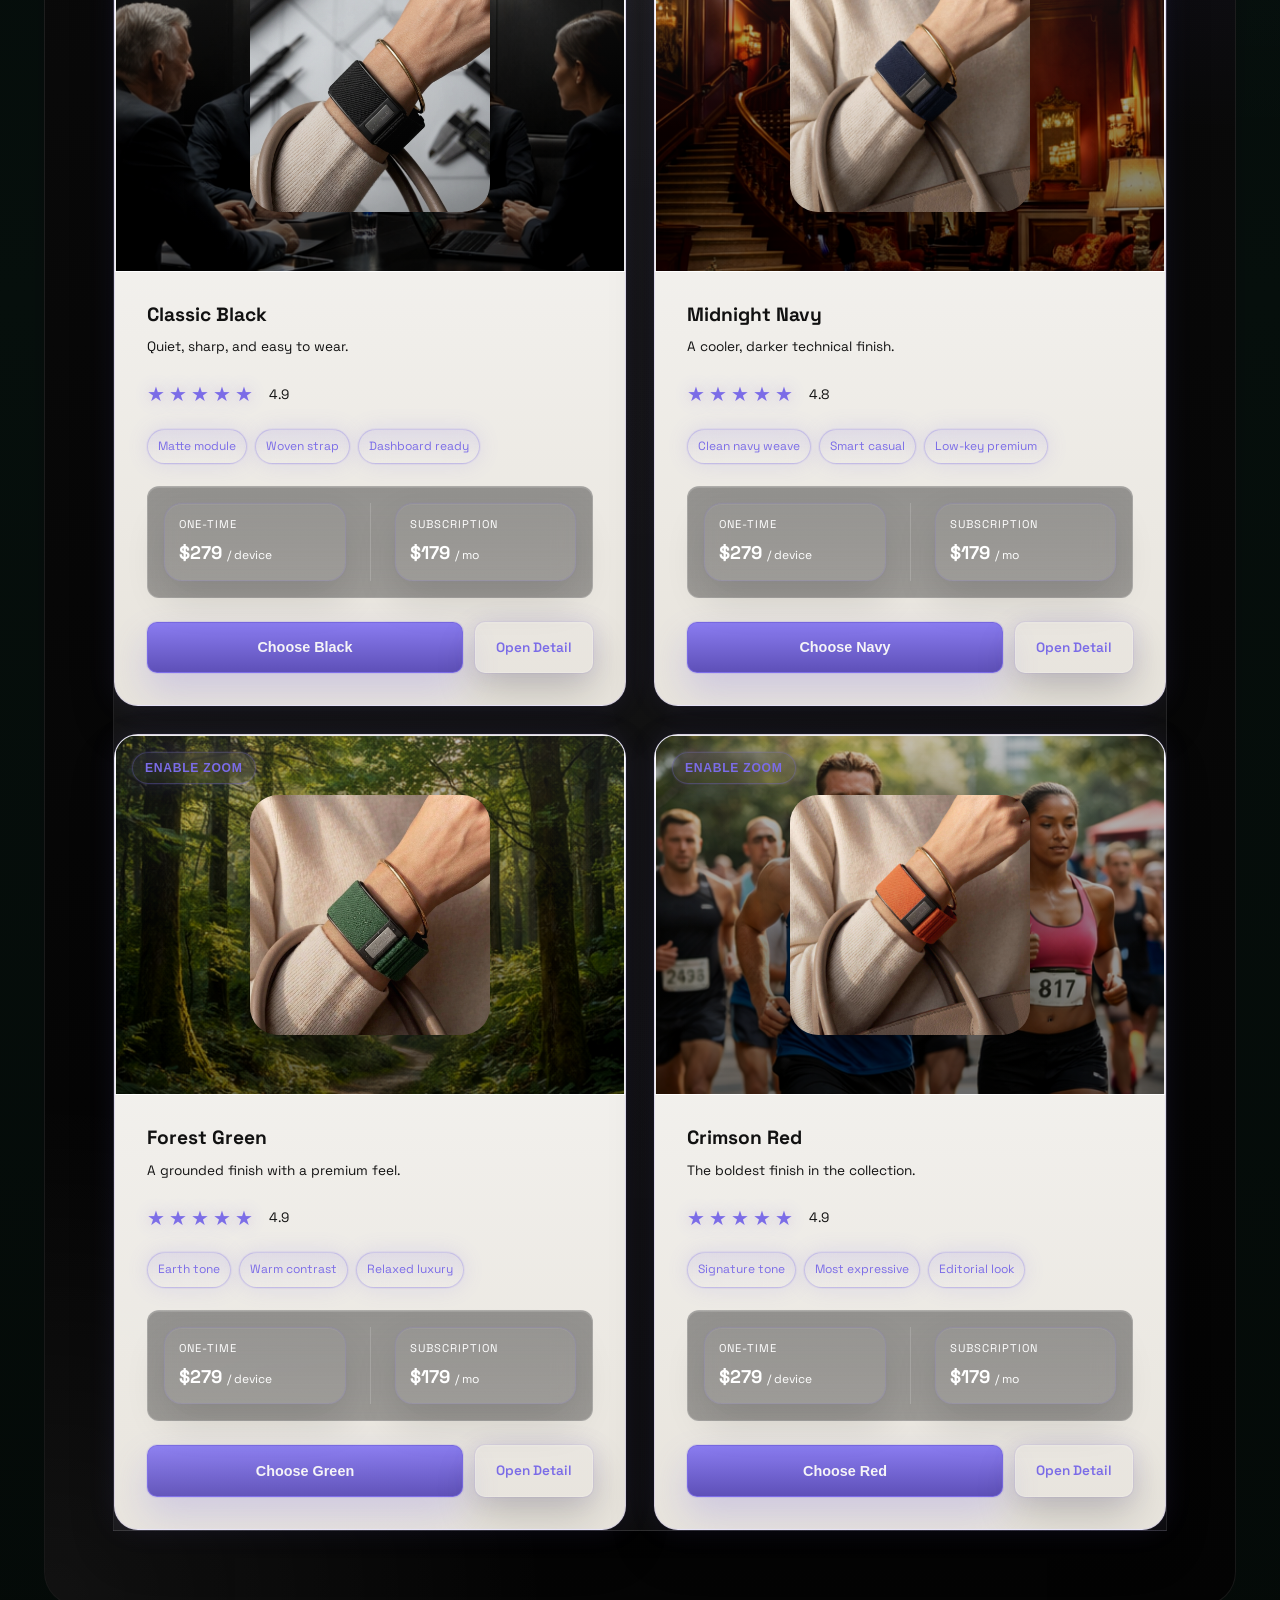
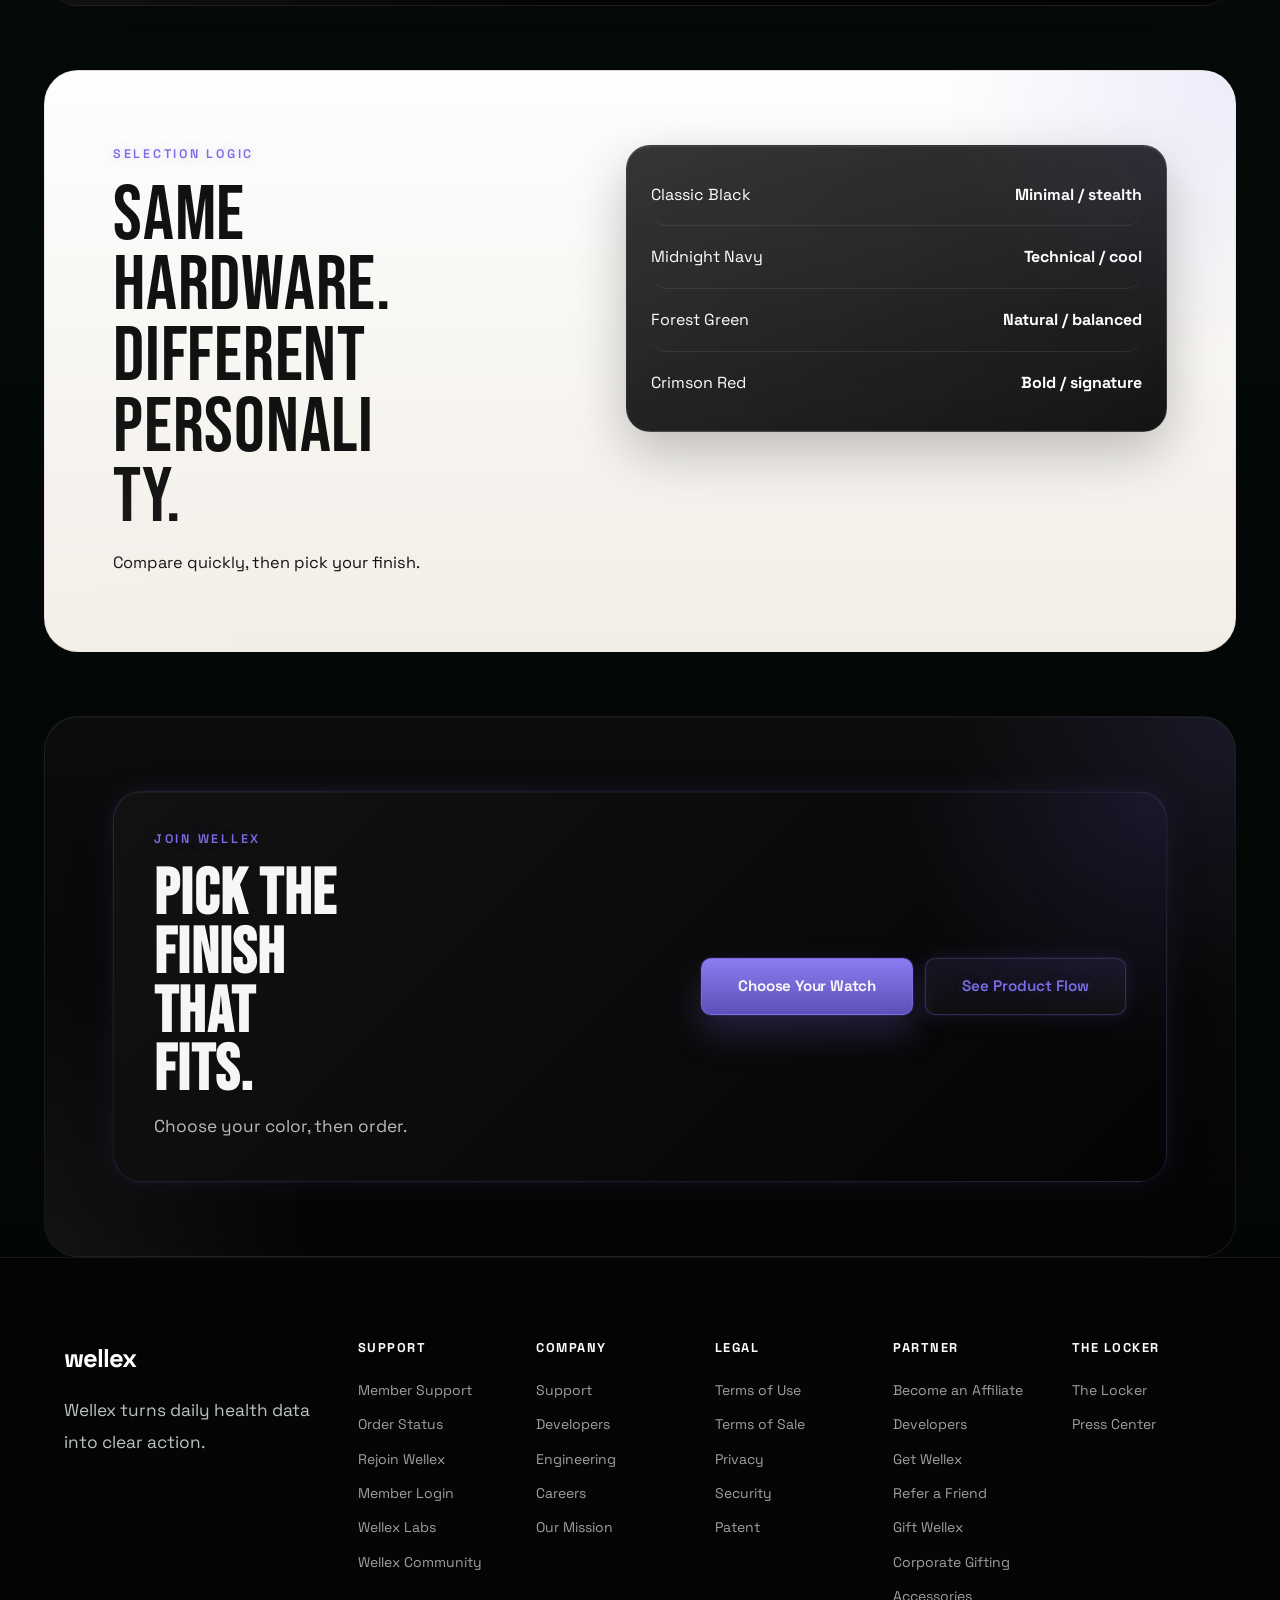
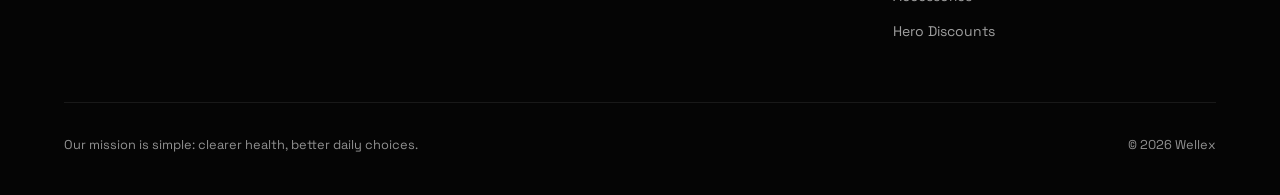
<file: shop.html>
<!DOCTYPE html>
<html lang="en">
<head>
  <meta charset="UTF-8"/>
  <meta name="viewport" content="width=device-width, initial-scale=1.0"/>
  <title>Wellex | Color Collection</title>
  <link rel="stylesheet" href="css/style.css"/>
</head>
<body class="dashboard-home whoop-home topic-page">

<div class="page-photo-backdrop" aria-hidden="true">
  <img src="assets/wellex_front_back.jpg" alt="">
</div>

<header data-shared-header data-active-page="colors"></header>

<section class="page-header collection-header">
  <div class="collection-header-copy">
    <div class="section-label">Color Collection</div>
    <h1 class="section-title">Choose your Wellex color.</h1>
    <p class="section-sub">
      Same hardware. Different mood.
    </p>
    <div class="collection-chip-row">
      <a href="#classic-black" class="collection-chip dark">Classic Black</a>
      <a href="#midnight-navy" class="collection-chip navy">Midnight Navy</a>
      <a href="#forest-green" class="collection-chip green">Forest Green</a>
      <a href="#crimson-red" class="collection-chip red">Crimson Red</a>
    </div>
  </div>

  <div class="collection-header-visual">
    <figure class="collection-photo collection-photo-square">
      <img src="assets/classic-black.png" alt="Wellex watch in classic black"/>
    </figure>
    <figure class="collection-photo collection-photo-square">
      <img src="assets/navy.png" alt="Wellex watch in midnight navy"/>
    </figure>
    <figure class="collection-photo collection-photo-square">
      <img src="assets/forest-green.png" alt="Wellex watch in forest green"/>
    </figure>
    <figure class="collection-photo collection-photo-square">
      <img src="assets/orange.jpeg" alt="Wellex watch in crimson red"/>
    </figure>
  </div>
</section>

<section class="section color-rail-section">
  <div class="section-label">Quick Compare</div>
  <div class="color-rail">
    <a class="color-rail-item" href="product.html?color=classic-black">
      <span class="color-swatch" style="background:#0D0D0D"></span>
      <strong>Classic Black</strong>
      <small>Understated / stealth</small>
    </a>
    <a class="color-rail-item" href="product.html?color=midnight-navy">
      <span class="color-swatch" style="background:#1B2A4A"></span>
      <strong>Midnight Navy</strong>
      <small>Cool / technical</small>
    </a>
    <a class="color-rail-item" href="product.html?color=forest-green">
      <span class="color-swatch" style="background:#1A3D2B"></span>
      <strong>Forest Green</strong>
      <small>Balanced / earthy</small>
    </a>
    <a class="color-rail-item" href="product.html?color=crimson-red">
      <span class="color-swatch" style="background:#7A1515"></span>
      <strong>Crimson Red</strong>
      <small>Bold / visible</small>
    </a>
  </div>
</section>

<section class="section colors-variants-section">
  <div class="section-label">Available Variants</div>
  <h2 class="section-title">See every color.</h2>
  <div class="products-grid collection-grid">

    <article class="product-card collection-card" id="classic-black">
      <div class="product-card-image zoom-card" data-zoom-image="assets/classic-black.png">
        <div class="collection-scene-bg">
          <img src="assets/business.png" alt="Business lifestyle background for Classic Black"/>
        </div>
        <button class="zoom-toggle" type="button" aria-pressed="false">Enable zoom</button>
        <div class="zoom-pane" aria-hidden="true"></div>
        <div class="glow" style="background:#0D0D0D"></div>
        <div class="variant-photo variant-photo-card variant-classic-black variant-photo-real">
          <img src="assets/classic-black.png" alt="Classic Black watch"/>
        </div>
      </div>
      <div class="product-card-body">
        <div class="product-card-name">Classic Black</div>
        <div class="product-card-desc">Quiet, sharp, and easy to wear.</div>
        <div class="product-rating">
          <span class="stars">&#9733;&#9733;&#9733;&#9733;&#9733;</span>
          <span class="rating-count">4.9</span>
        </div>
        <div class="collection-meta">
          <span>Matte module</span>
          <span>Woven strap</span>
          <span>Dashboard ready</span>
        </div>
        <div class="product-card-pricing">
          <div class="pricing-option">
            <div class="pricing-label">One-Time</div>
            <div class="pricing-value">$279 <span>/ device</span></div>
          </div>
          <div class="pricing-divider"></div>
          <div class="pricing-option">
            <div class="pricing-label">Subscription</div>
            <div class="pricing-value">$179 <span>/ mo</span></div>
          </div>
        </div>
        <div class="product-card-footer">
          <button class="btn-add-cart" onclick="addToCart('classic-black','subscription'); return false;">Choose Black</button>
          <a href="product.html?color=classic-black" class="btn-view">Open Detail</a>
        </div>
      </div>
    </article>

    <article class="product-card collection-card" id="midnight-navy">
      <div class="product-card-image zoom-card" data-zoom-image="assets/navy.png">
        <div class="collection-scene-bg">
          <img src="assets/mansion.png" alt="Mansion lifestyle background for Midnight Navy"/>
        </div>
        <button class="zoom-toggle" type="button" aria-pressed="false">Enable zoom</button>
        <div class="zoom-pane" aria-hidden="true"></div>
        <div class="glow" style="background:#1B2A4A"></div>
        <div class="variant-photo variant-photo-card variant-midnight-navy variant-photo-real">
          <img src="assets/navy.png" alt="Midnight Navy watch"/>
        </div>
      </div>
      <div class="product-card-body">
        <div class="product-card-name">Midnight Navy</div>
        <div class="product-card-desc">A cooler, darker technical finish.</div>
        <div class="product-rating">
          <span class="stars">&#9733;&#9733;&#9733;&#9733;&#9733;</span>
          <span class="rating-count">4.8</span>
        </div>
        <div class="collection-meta">
          <span>Clean navy weave</span>
          <span>Smart casual</span>
          <span>Low-key premium</span>
        </div>
        <div class="product-card-pricing">
          <div class="pricing-option">
            <div class="pricing-label">One-Time</div>
            <div class="pricing-value">$279 <span>/ device</span></div>
          </div>
          <div class="pricing-divider"></div>
          <div class="pricing-option">
            <div class="pricing-label">Subscription</div>
            <div class="pricing-value">$179 <span>/ mo</span></div>
          </div>
        </div>
        <div class="product-card-footer">
          <button class="btn-add-cart" onclick="addToCart('midnight-navy','subscription'); return false;">Choose Navy</button>
          <a href="product.html?color=midnight-navy" class="btn-view">Open Detail</a>
        </div>
      </div>
    </article>

    <article class="product-card collection-card" id="forest-green">
      <div class="product-card-image zoom-card" data-zoom-image="assets/forest-green.png">
        <div class="collection-scene-bg">
          <img src="assets/forest.png" alt="Forest lifestyle background for Forest Green"/>
        </div>
        <button class="zoom-toggle" type="button" aria-pressed="false">Enable zoom</button>
        <div class="zoom-pane" aria-hidden="true"></div>
        <div class="glow" style="background:#1A3D2B"></div>
        <div class="variant-photo variant-photo-card variant-forest-green variant-photo-real">
          <img src="assets/forest-green.png" alt="Forest Green watch"/>
        </div>
      </div>
      <div class="product-card-body">
        <div class="product-card-name">Forest Green</div>
        <div class="product-card-desc">A grounded finish with a premium feel.</div>
        <div class="product-rating">
          <span class="stars">&#9733;&#9733;&#9733;&#9733;&#9733;</span>
          <span class="rating-count">4.9</span>
        </div>
        <div class="collection-meta">
          <span>Earth tone</span>
          <span>Warm contrast</span>
          <span>Relaxed luxury</span>
        </div>
        <div class="product-card-pricing">
          <div class="pricing-option">
            <div class="pricing-label">One-Time</div>
            <div class="pricing-value">$279 <span>/ device</span></div>
          </div>
          <div class="pricing-divider"></div>
          <div class="pricing-option">
            <div class="pricing-label">Subscription</div>
            <div class="pricing-value">$179 <span>/ mo</span></div>
          </div>
        </div>
        <div class="product-card-footer">
          <button class="btn-add-cart" onclick="addToCart('forest-green','subscription'); return false;">Choose Green</button>
          <a href="product.html?color=forest-green" class="btn-view">Open Detail</a>
        </div>
      </div>
    </article>

    <article class="product-card collection-card" id="crimson-red">
      <div class="product-card-image zoom-card" data-zoom-image="assets/orange.jpeg">
        <div class="collection-scene-bg">
          <img src="assets/marathon.png" alt="Marathon lifestyle background for Original Orange"/>
        </div>
        <button class="zoom-toggle" type="button" aria-pressed="false">Enable zoom</button>
        <div class="zoom-pane" aria-hidden="true"></div>
        <div class="glow" style="background:#7A1515"></div>
        <div class="variant-photo variant-photo-card variant-crimson-red variant-photo-real">
          <img src="assets/orange.jpeg" alt="Wellex watch with original orange band"/>
        </div>
      </div>
      <div class="product-card-body">
        <div class="product-card-name">Crimson Red</div>
        <div class="product-card-desc">The boldest finish in the collection.</div>
        <div class="product-rating">
          <span class="stars">&#9733;&#9733;&#9733;&#9733;&#9733;</span>
          <span class="rating-count">4.9</span>
        </div>
        <div class="collection-meta">
          <span>Signature tone</span>
          <span>Most expressive</span>
          <span>Editorial look</span>
        </div>
        <div class="product-card-pricing">
          <div class="pricing-option">
            <div class="pricing-label">One-Time</div>
            <div class="pricing-value">$279 <span>/ device</span></div>
          </div>
          <div class="pricing-divider"></div>
          <div class="pricing-option">
            <div class="pricing-label">Subscription</div>
            <div class="pricing-value">$179 <span>/ mo</span></div>
          </div>
        </div>
        <div class="product-card-footer">
          <button class="btn-add-cart" onclick="addToCart('crimson-red','subscription'); return false;">Choose Red</button>
          <a href="product.html?color=crimson-red" class="btn-view">Open Detail</a>
        </div>
      </div>
    </article>

  </div>
</section>

<section class="section compare-band">
  <div class="compare-band-copy">
    <div class="section-label">Selection Logic</div>
    <h2 class="section-title">Same hardware. Different personality.</h2>
    <p class="section-sub">Compare quickly, then pick your finish.</p>
  </div>
  <div class="compare-band-panel">
    <div class="compare-band-row"><span>Classic Black</span><strong>Minimal / stealth</strong></div>
    <div class="compare-band-row"><span>Midnight Navy</span><strong>Technical / cool</strong></div>
    <div class="compare-band-row"><span>Forest Green</span><strong>Natural / balanced</strong></div>
    <div class="compare-band-row"><span>Crimson Red</span><strong>Bold / signature</strong></div>
  </div>
</section>

<section class="section whoop-cta-section" id="join">
  <div class="whoop-cta-shell">
    <div>
      <div class="section-label">Join Wellex</div>
      <h2>Pick the finish that fits.</h2>
      <p>
        Choose your color, then order.
      </p>
    </div>
    <div class="whoop-cta-actions">
      <a href="product.html?color=classic-black" class="btn-primary" data-fit-launch="classic-black">Choose Your Watch</a>
      <a href="how-it-works.html" class="btn-outline">See Product Flow</a>
    </div>
  </div>
</section>

<footer data-shared-footer></footer>

<script src="js/main.js"></script>
</body>
</html>
</file>
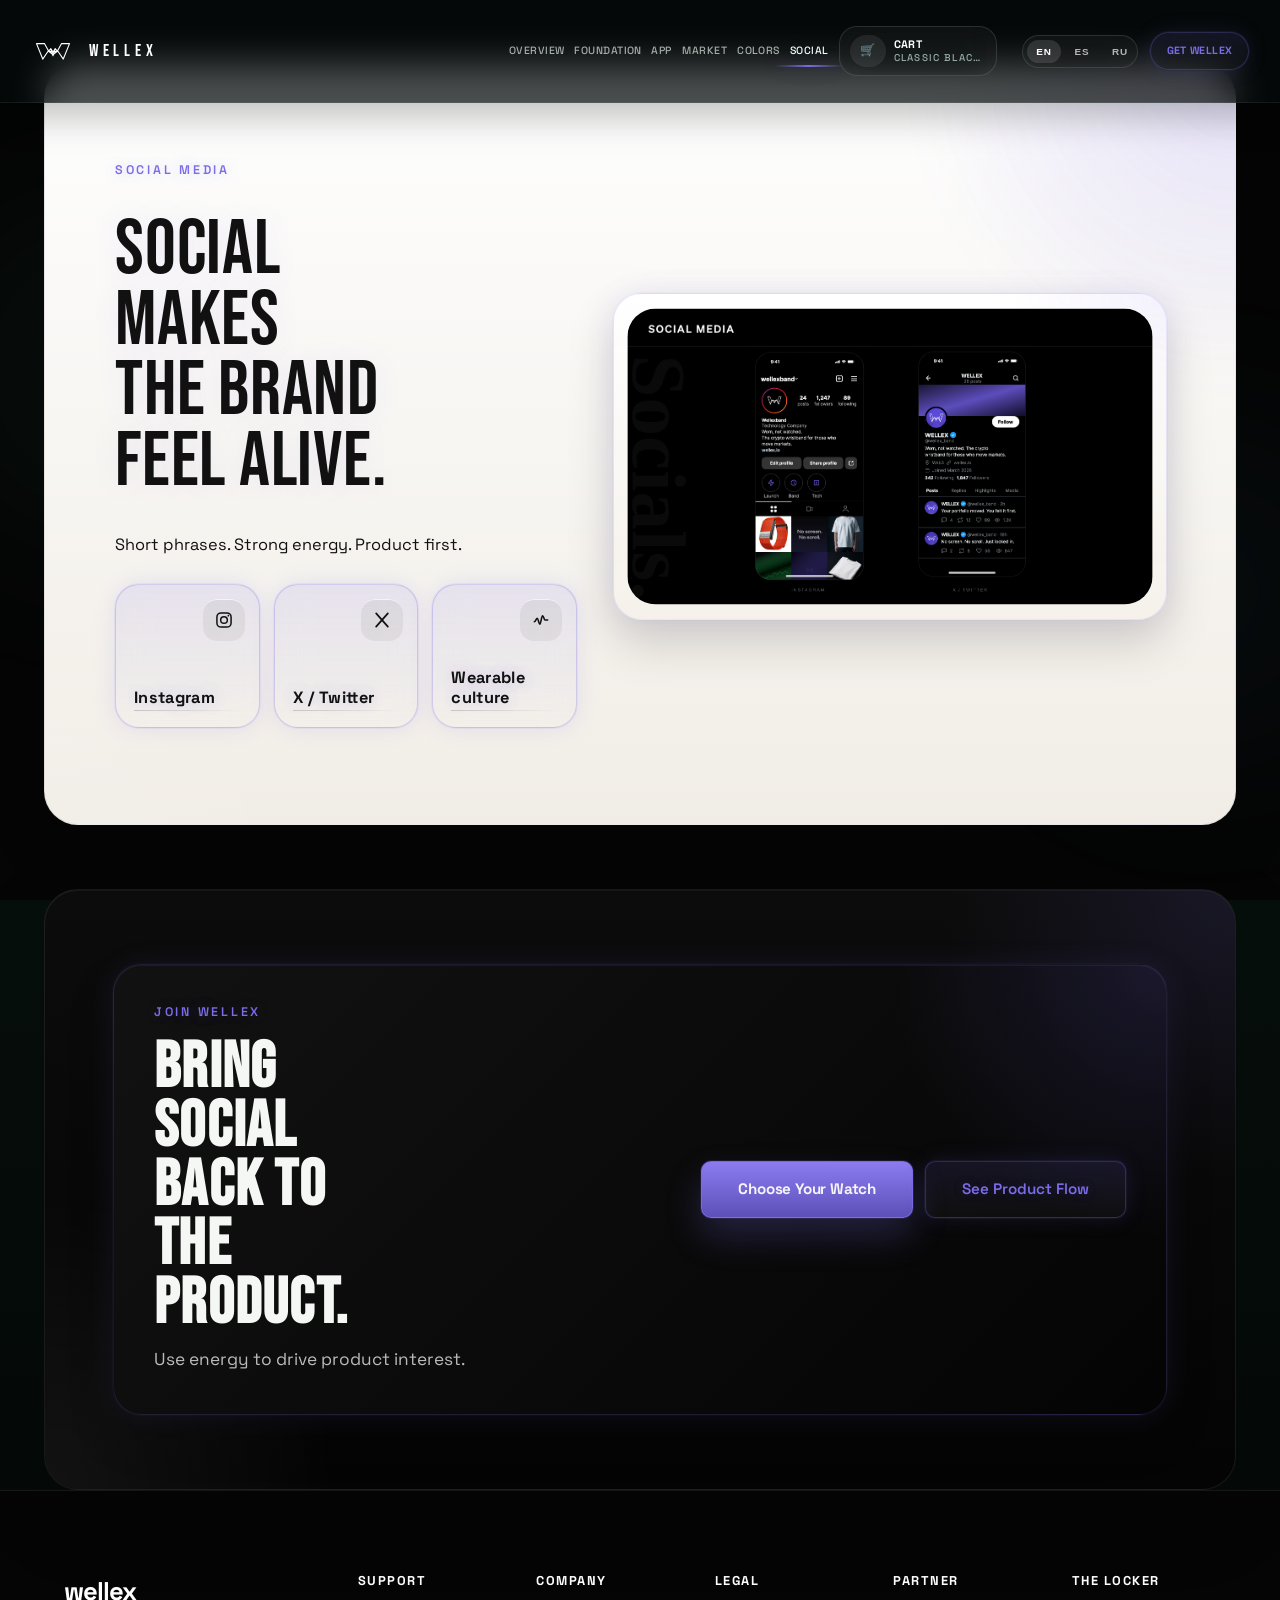
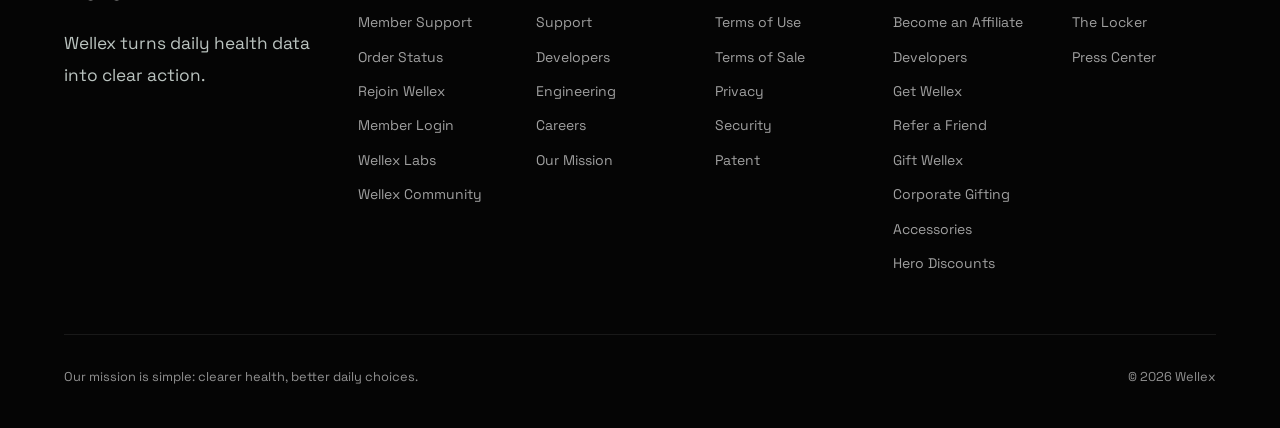
<file: social.html>
<!DOCTYPE html>
<html lang="en">
<head>
  <meta charset="UTF-8">
  <meta name="viewport" content="width=device-width, initial-scale=1.0">
  <title>Wellex | Social</title>
  <link rel="stylesheet" href="css/style.css">
</head>
<body class="dashboard-home whoop-home topic-page">
<div class="page-photo-backdrop" aria-hidden="true">
  <img src="assets/wellex_front_back.jpg" alt="">
</div>

<header data-shared-header data-active-page="social"></header>

<section class="section whoop-social-section" id="social">
  <div class="whoop-social-grid">
    <div class="whoop-social-copy">
      <div class="section-label">Social Media</div>
      <h2 class="section-title">Social makes the brand feel alive.</h2>
      <p class="section-sub">
        Short phrases. Strong energy. Product first.
      </p>
      <div class="whoop-social-pills">
        <span>Instagram</span>
        <span>X / Twitter</span>
        <span>Wearable culture</span>
      </div>
    </div>
    <figure class="whoop-social-media">
      <img src="assets/wellex-social-media.png" alt="Wellex social media mockups">
    </figure>
  </div>
</section>

<section class="section whoop-cta-section" id="join">
  <div class="whoop-cta-shell">
    <div>
      <div class="section-label">Join Wellex</div>
      <h2>Bring social back to the product.</h2>
      <p>
        Use energy to drive product interest.
      </p>
    </div>
    <div class="whoop-cta-actions">
      <a href="product.html?color=classic-black" class="btn-primary" data-fit-launch="classic-black">Choose Your Watch</a>
      <a href="how-it-works.html" class="btn-outline">See Product Flow</a>
    </div>
  </div>
</section>

<footer data-shared-footer></footer>

<script src="js/main.js"></script>
</body>
</html>
</file>
